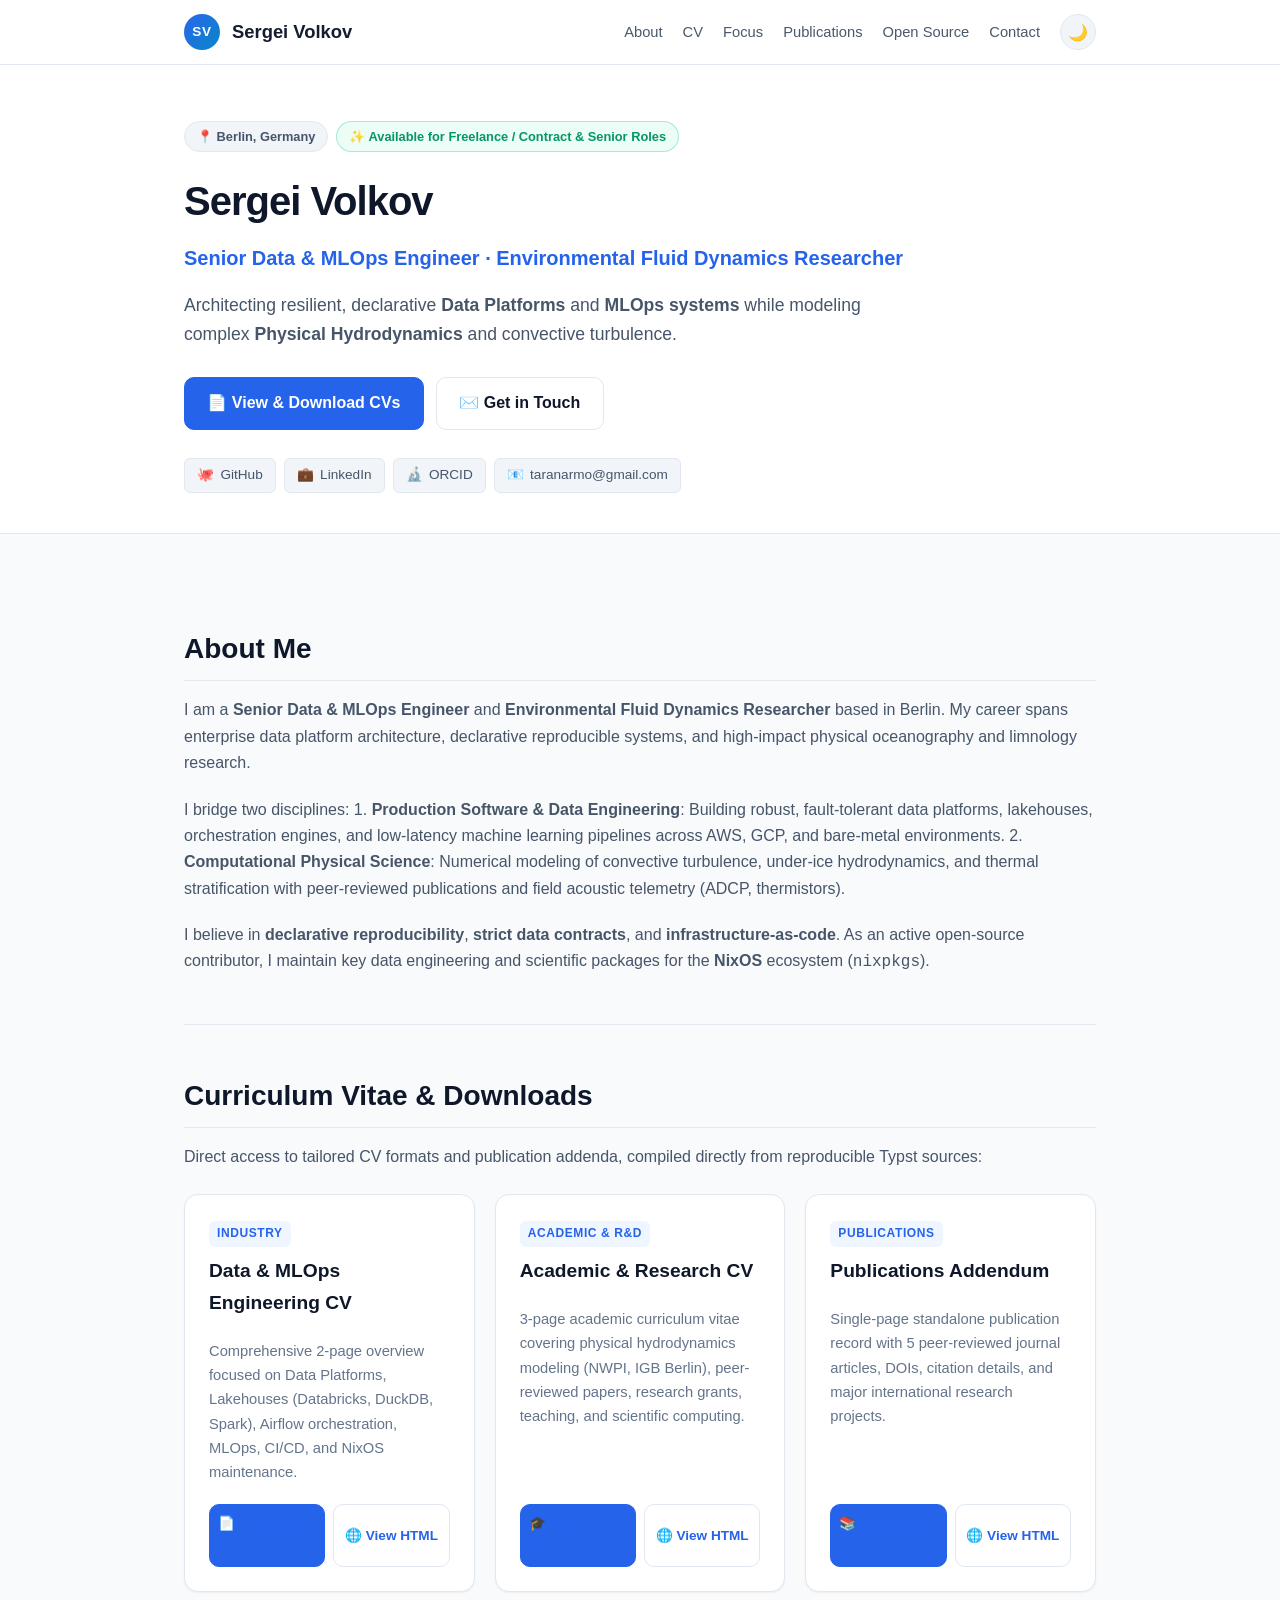
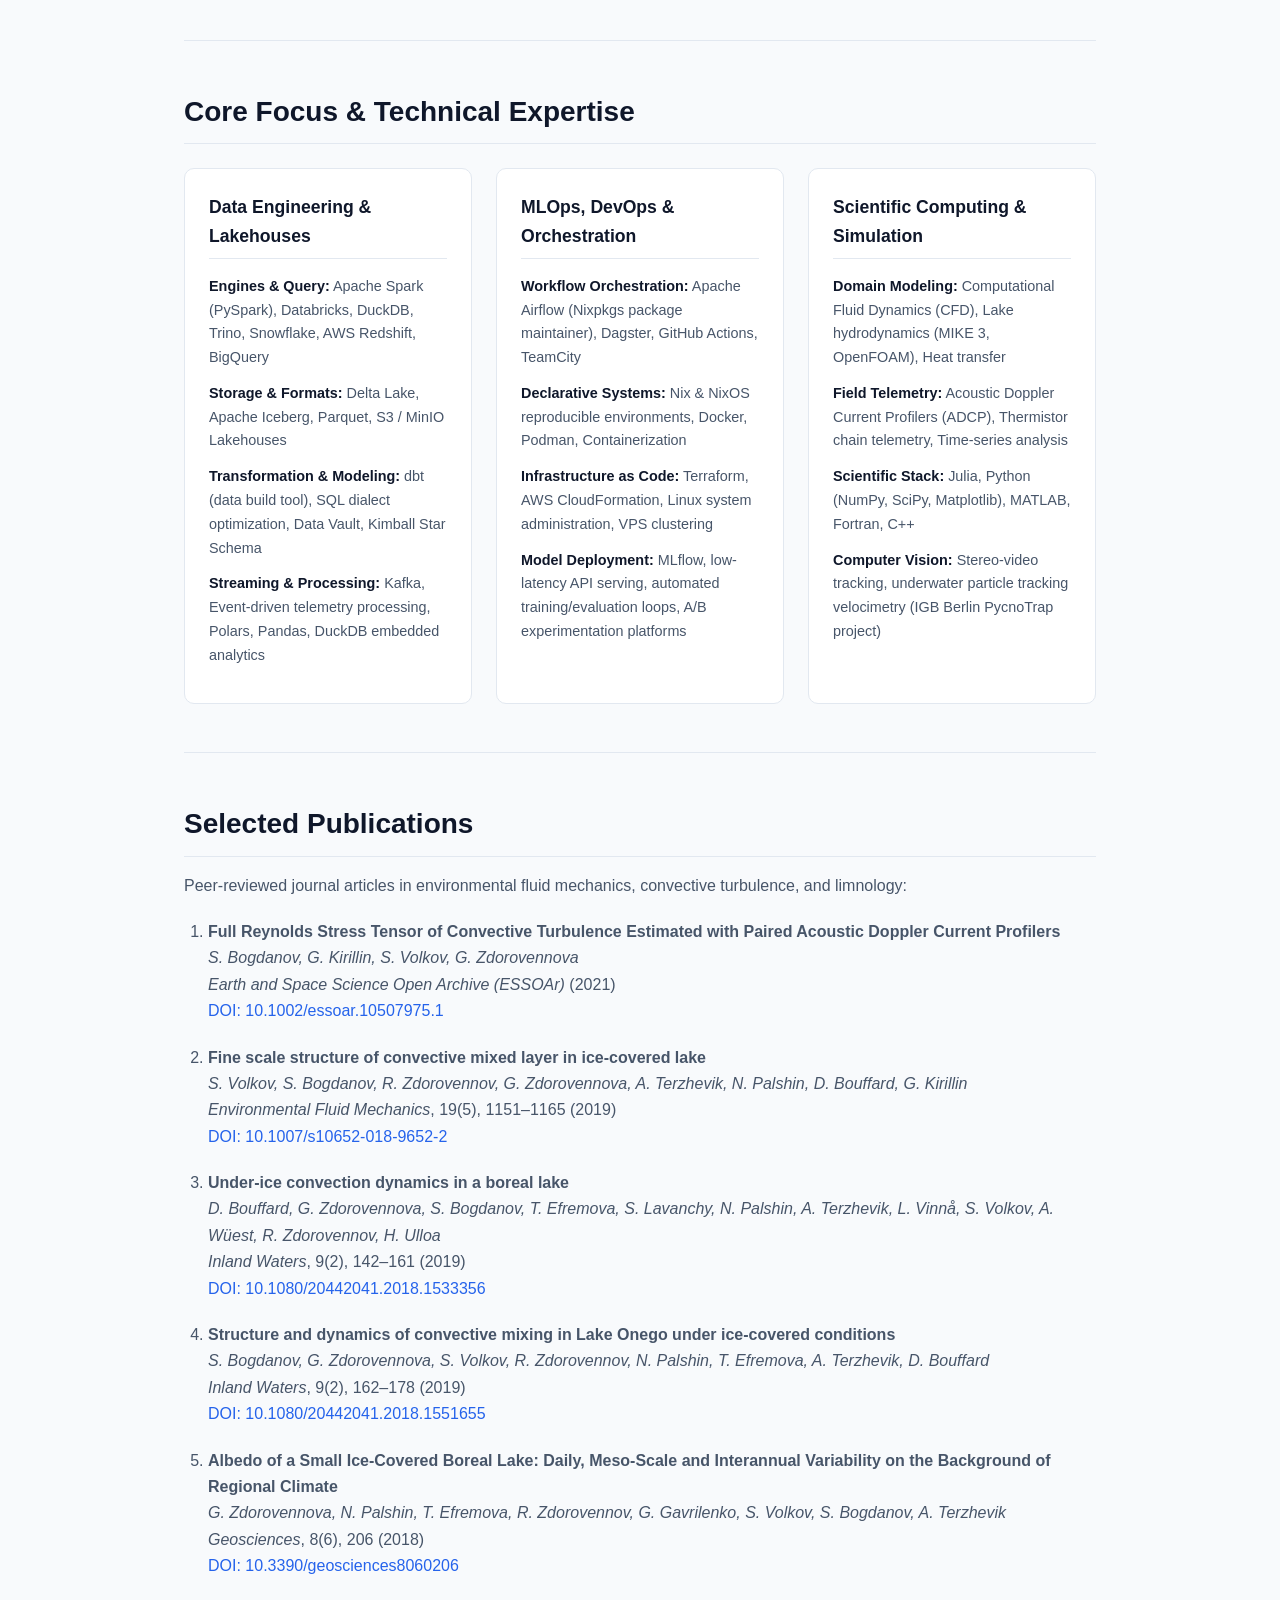
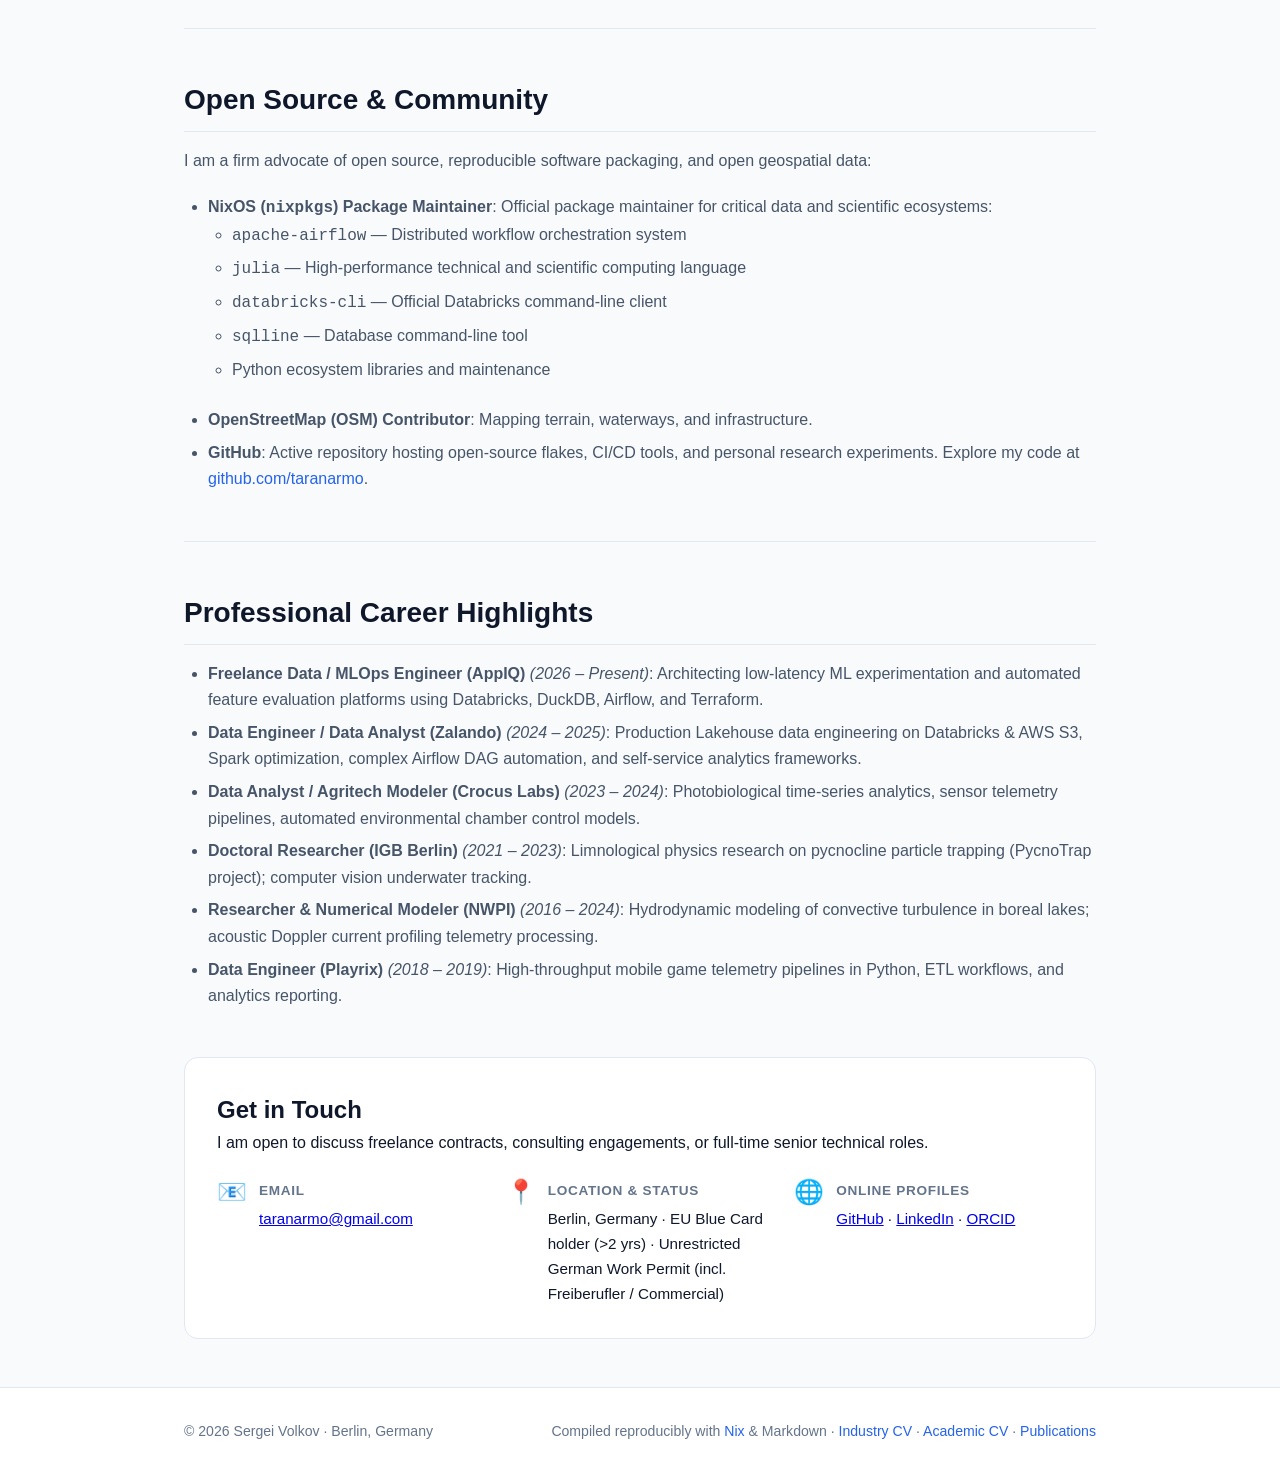
<file: index.html>
<!DOCTYPE html>
<html lang="en">
<head>
  <meta charset="utf-8" />
  <meta name="viewport" content="width=device-width, initial-scale=1.0" />
  <title>Sergei Volkov — Senior Data & MLOps Engineer · Environmental Fluid Dynamics Researcher</title>
  <meta name="description" content="Sergei Volkov — Senior Data & MLOps Engineer · Environmental Fluid Dynamics Researcher. Data platforms, MLOps, NixOS, and environmental fluid dynamics research." />
  <meta name="author" content="Sergei Volkov" />

  <!-- Open Graph / Meta -->
  <meta property="og:title" content="Sergei Volkov — Senior Data & MLOps Engineer · Environmental Fluid Dynamics Researcher" />
  <meta property="og:description" content="Senior Data & MLOps Engineer · Environmental Fluid Dynamics Researcher based in Berlin, Germany." />
  <meta property="og:type" content="website" />
  <meta property="og:url" content="https://taranarmo.github.io/" />

  <link rel="stylesheet" href="/style.css" />
  <link rel="icon" href="data:image/svg+xml,<svg xmlns='http://www.w3.org/2000/svg' viewBox='0 0 100 100'><text y='.9em' font-size='90'>🌊</text></svg>">
</head>
<body>
  <!-- Navigation Header -->
  <header class="site-header">
    <div class="container header-container">
      <a href="/" class="brand-link">
        <span class="brand-avatar">SV</span>
        <span class="brand-name">Sergei Volkov</span>
      </a>
      <nav class="site-nav">
        <a href="#about-me">About</a>
        <a href="#curriculum-vitae-downloads">CV</a>
        <a href="#core-focus-technical-expertise">Focus</a>
        <a href="#selected-publications">Publications</a>
        <a href="#open-source-community">Open Source</a>
        <a href="#contact">Contact</a>
        <button id="theme-toggle" class="theme-toggle" aria-label="Toggle dark/light mode" title="Toggle theme">
          <span class="theme-icon light-icon">☀️</span>
          <span class="theme-icon dark-icon">🌙</span>
        </button>
      </nav>
    </div>
  </header>

  <!-- Hero Section -->
  <section class="hero-section">
    <div class="container hero-container">
      <div class="hero-content">
        <div class="status-badge-row">
          <span class="badge badge-accent">📍 Berlin, Germany</span>
          
          <span class="badge badge-success">✨ Available for Freelance / Contract & Senior Roles</span>
          
        </div>
        <h1 class="hero-title">Sergei Volkov</h1>
        <p class="hero-role">Senior Data & MLOps Engineer · Environmental Fluid Dynamics Researcher</p>
        <p class="hero-summary">
          Architecting resilient, declarative <strong>Data Platforms</strong> and <strong>MLOps systems</strong> while modeling complex <strong>Physical Hydrodynamics</strong> and convective turbulence.
        </p>

        <div class="hero-actions">
          <a href="#curriculum-vitae-downloads" class="btn btn-primary btn-large">📄 View & Download CVs</a>
          <a href="mailto:taranarmo@gmail.com" class="btn btn-secondary btn-large">✉️ Get in Touch</a>
        </div>

        <div class="social-chips">
          
          <a href="https://github.com/taranarmo" target="_blank" rel="noopener noreferrer" class="chip">
            <span class="chip-icon">🐙</span> GitHub
          </a>
          
          
          <a href="https://www.linkedin.com/in/taranarmo" target="_blank" rel="noopener noreferrer" class="chip">
            <span class="chip-icon">💼</span> LinkedIn
          </a>
          
          
          <a href="https://orcid.org/0000-0002-5385-1541" target="_blank" rel="noopener noreferrer" class="chip">
            <span class="chip-icon">🔬</span> ORCID
          </a>
          
          
          <a href="mailto:taranarmo@gmail.com" class="chip">
            <span class="chip-icon">📧</span> taranarmo@gmail.com
          </a>
          
          
        </div>
      </div>
    </div>
  </section>

  <!-- Main Content Container (Rendered from Markdown) -->
  <main class="main-content">
    <div class="container">
      <article class="prose">
        <h2 id="about-me">About Me</h2>
<p>I am a <strong>Senior Data &amp; MLOps Engineer</strong> and <strong>Environmental Fluid Dynamics Researcher</strong> based in Berlin. My career spans enterprise data platform architecture, declarative reproducible systems, and high-impact physical oceanography and limnology research.</p>
<p>I bridge two disciplines:
1. <strong>Production Software &amp; Data Engineering</strong>: Building robust, fault-tolerant data platforms, lakehouses, orchestration engines, and low-latency machine learning pipelines across AWS, GCP, and bare-metal environments.
2. <strong>Computational Physical Science</strong>: Numerical modeling of convective turbulence, under-ice hydrodynamics, and thermal stratification with peer-reviewed publications and field acoustic telemetry (ADCP, thermistors).</p>
<p>I believe in <strong>declarative reproducibility</strong>, <strong>strict data contracts</strong>, and <strong>infrastructure-as-code</strong>. As an active open-source contributor, I maintain key data engineering and scientific packages for the <strong>NixOS</strong> ecosystem (<code>nixpkgs</code>).</p>
<hr />
<h2 id="curriculum-vitae-downloads">Curriculum Vitae &amp; Downloads</h2>
<p>Direct access to tailored CV formats and publication addenda, compiled directly from reproducible Typst sources:</p>
<div class="cv-grid">
  <div class="cv-card">
    <div class="cv-card-header">
      <span class="cv-badge">Industry</span>
      <h3>Data & MLOps Engineering CV</h3>
    </div>
    <p>Comprehensive 2-page overview focused on Data Platforms, Lakehouses (Databricks, DuckDB, Spark), Airflow orchestration, MLOps, CI/CD, and NixOS maintenance.</p>
    <div class="cv-card-actions">
      <a href="/cv/cv.pdf" class="btn btn-primary" download>📄 Download PDF</a>
      <a href="/cv/cv.html" class="btn btn-secondary">🌐 View HTML</a>
    </div>
  </div>

  <div class="cv-card">
    <div class="cv-card-header">
      <span class="cv-badge">Academic & R&D</span>
      <h3>Academic & Research CV</h3>
    </div>
    <p>3-page academic curriculum vitae covering physical hydrodynamics modeling (NWPI, IGB Berlin), peer-reviewed papers, research grants, teaching, and scientific computing.</p>
    <div class="cv-card-actions">
      <a href="/cv/academic_cv.pdf" class="btn btn-primary" download>🎓 Download PDF</a>
      <a href="/cv/academic_cv.html" class="btn btn-secondary">🌐 View HTML</a>
    </div>
  </div>

  <div class="cv-card">
    <div class="cv-card-header">
      <span class="cv-badge">Publications</span>
      <h3>Publications Addendum</h3>
    </div>
    <p>Single-page standalone publication record with 5 peer-reviewed journal articles, DOIs, citation details, and major international research projects.</p>
    <div class="cv-card-actions">
      <a href="/cv/publications.pdf" class="btn btn-primary" download>📚 Download PDF</a>
      <a href="/cv/publications.html" class="btn btn-secondary">🌐 View HTML</a>
    </div>
  </div>
</div>

<hr />
<h2 id="core-focus-technical-expertise">Core Focus &amp; Technical Expertise</h2>
<div class="skills-grid">
  <div class="skill-group">
    <h3>Data Engineering & Lakehouses</h3>
    <ul>
      <li><strong>Engines & Query:</strong> Apache Spark (PySpark), Databricks, DuckDB, Trino, Snowflake, AWS Redshift, BigQuery</li>
      <li><strong>Storage & Formats:</strong> Delta Lake, Apache Iceberg, Parquet, S3 / MinIO Lakehouses</li>
      <li><strong>Transformation & Modeling:</strong> dbt (data build tool), SQL dialect optimization, Data Vault, Kimball Star Schema</li>
      <li><strong>Streaming & Processing:</strong> Kafka, Event-driven telemetry processing, Polars, Pandas, DuckDB embedded analytics</li>
    </ul>
  </div>

  <div class="skill-group">
    <h3>MLOps, DevOps & Orchestration</h3>
    <ul>
      <li><strong>Workflow Orchestration:</strong> Apache Airflow (Nixpkgs package maintainer), Dagster, GitHub Actions, TeamCity</li>
      <li><strong>Declarative Systems:</strong> Nix & NixOS reproducible environments, Docker, Podman, Containerization</li>
      <li><strong>Infrastructure as Code:</strong> Terraform, AWS CloudFormation, Linux system administration, VPS clustering</li>
      <li><strong>Model Deployment:</strong> MLflow, low-latency API serving, automated training/evaluation loops, A/B experimentation platforms</li>
    </ul>
  </div>

  <div class="skill-group">
    <h3>Scientific Computing & Simulation</h3>
    <ul>
      <li><strong>Domain Modeling:</strong> Computational Fluid Dynamics (CFD), Lake hydrodynamics (MIKE 3, OpenFOAM), Heat transfer</li>
      <li><strong>Field Telemetry:</strong> Acoustic Doppler Current Profilers (ADCP), Thermistor chain telemetry, Time-series analysis</li>
      <li><strong>Scientific Stack:</strong> Julia, Python (NumPy, SciPy, Matplotlib), MATLAB, Fortran, C++</li>
      <li><strong>Computer Vision:</strong> Stereo-video tracking, underwater particle tracking velocimetry (IGB Berlin PycnoTrap project)</li>
    </ul>
  </div>
</div>

<hr />
<h2 id="selected-publications">Selected Publications</h2>
<p>Peer-reviewed journal articles in environmental fluid mechanics, convective turbulence, and limnology:</p>
<ol>
<li>
<p><strong>Full Reynolds Stress Tensor of Convective Turbulence Estimated with Paired Acoustic Doppler Current Profilers</strong><br />
<em>S. Bogdanov, G. Kirillin, S. Volkov, G. Zdorovennova</em><br />
<em>Earth and Space Science Open Archive (ESSOAr)</em> (2021)<br />
<a href="https://doi.org/10.1002/essoar.10507975.1">DOI: 10.1002/essoar.10507975.1</a></p>
</li>
<li>
<p><strong>Fine scale structure of convective mixed layer in ice-covered lake</strong><br />
<em>S. Volkov, S. Bogdanov, R. Zdorovennov, G. Zdorovennova, A. Terzhevik, N. Palshin, D. Bouffard, G. Kirillin</em><br />
<em>Environmental Fluid Mechanics</em>, 19(5), 1151–1165 (2019)<br />
<a href="https://doi.org/10.1007/s10652-018-9652-2">DOI: 10.1007/s10652-018-9652-2</a></p>
</li>
<li>
<p><strong>Under-ice convection dynamics in a boreal lake</strong><br />
<em>D. Bouffard, G. Zdorovennova, S. Bogdanov, T. Efremova, S. Lavanchy, N. Palshin, A. Terzhevik, L. Vinnå, S. Volkov, A. Wüest, R. Zdorovennov, H. Ulloa</em><br />
<em>Inland Waters</em>, 9(2), 142–161 (2019)<br />
<a href="https://doi.org/10.1080/20442041.2018.1533356">DOI: 10.1080/20442041.2018.1533356</a></p>
</li>
<li>
<p><strong>Structure and dynamics of convective mixing in Lake Onego under ice-covered conditions</strong><br />
<em>S. Bogdanov, G. Zdorovennova, S. Volkov, R. Zdorovennov, N. Palshin, T. Efremova, A. Terzhevik, D. Bouffard</em><br />
<em>Inland Waters</em>, 9(2), 162–178 (2019)<br />
<a href="https://doi.org/10.1080/20442041.2018.1551655">DOI: 10.1080/20442041.2018.1551655</a></p>
</li>
<li>
<p><strong>Albedo of a Small Ice-Covered Boreal Lake: Daily, Meso-Scale and Interannual Variability on the Background of Regional Climate</strong><br />
<em>G. Zdorovennova, N. Palshin, T. Efremova, R. Zdorovennov, G. Gavrilenko, S. Volkov, S. Bogdanov, A. Terzhevik</em><br />
<em>Geosciences</em>, 8(6), 206 (2018)<br />
<a href="https://doi.org/10.3390/geosciences8060206">DOI: 10.3390/geosciences8060206</a></p>
</li>
</ol>
<hr />
<h2 id="open-source-community">Open Source &amp; Community</h2>
<p>I am a firm advocate of open source, reproducible software packaging, and open geospatial data:</p>
<ul>
<li><strong>NixOS (<code>nixpkgs</code>) Package Maintainer</strong>: Official package maintainer for critical data and scientific ecosystems:<ul>
<li><code>apache-airflow</code> — Distributed workflow orchestration system</li>
<li><code>julia</code> — High-performance technical and scientific computing language</li>
<li><code>databricks-cli</code> — Official Databricks command-line client</li>
<li><code>sqlline</code> — Database command-line tool</li>
<li>Python ecosystem libraries and maintenance</li>
</ul>
</li>
<li><strong>OpenStreetMap (OSM) Contributor</strong>: Mapping terrain, waterways, and infrastructure.</li>
<li><strong>GitHub</strong>: Active repository hosting open-source flakes, CI/CD tools, and personal research experiments. Explore my code at <a href="https://github.com/taranarmo">github.com/taranarmo</a>.</li>
</ul>
<hr />
<h2 id="professional-career-highlights">Professional Career Highlights</h2>
<ul>
<li><strong>Freelance Data / MLOps Engineer (AppIQ)</strong> <em>(2026 – Present)</em>: Architecting low-latency ML experimentation and automated feature evaluation platforms using Databricks, DuckDB, Airflow, and Terraform.</li>
<li><strong>Data Engineer / Data Analyst (Zalando)</strong> <em>(2024 – 2025)</em>: Production Lakehouse data engineering on Databricks &amp; AWS S3, Spark optimization, complex Airflow DAG automation, and self-service analytics frameworks.</li>
<li><strong>Data Analyst / Agritech Modeler (Crocus Labs)</strong> <em>(2023 – 2024)</em>: Photobiological time-series analytics, sensor telemetry pipelines, automated environmental chamber control models.</li>
<li><strong>Doctoral Researcher (IGB Berlin)</strong> <em>(2021 – 2023)</em>: Limnological physics research on pycnocline particle trapping (PycnoTrap project); computer vision underwater tracking.</li>
<li><strong>Researcher &amp; Numerical Modeler (NWPI)</strong> <em>(2016 – 2024)</em>: Hydrodynamic modeling of convective turbulence in boreal lakes; acoustic Doppler current profiling telemetry processing.</li>
<li><strong>Data Engineer (Playrix)</strong> <em>(2018 – 2019)</em>: High-throughput mobile game telemetry pipelines in Python, ETL workflows, and analytics reporting.</li>
</ul>
      </article>

      <!-- Contact Card Section -->
      <section id="contact" class="contact-section">
        <h2>Get in Touch</h2>
        <p>I am open to discuss freelance contracts, consulting engagements, or full-time senior technical roles.</p>
        <div class="contact-grid">
          <div class="contact-item">
            <span class="contact-icon">📧</span>
            <div>
              <strong>Email</strong>
              <p><a href="mailto:taranarmo@gmail.com">taranarmo@gmail.com</a></p>
            </div>
          </div>
          
          <div class="contact-item">
            <span class="contact-icon">📍</span>
            <div>
              <strong>Location & Status</strong>
              <p>Berlin, Germany · EU Blue Card holder (>2 yrs) · Unrestricted German Work Permit (incl. Freiberufler / Commercial)</p>
            </div>
          </div>
          <div class="contact-item">
            <span class="contact-icon">🌐</span>
            <div>
              <strong>Online Profiles</strong>
              <p>
                <a href="https://github.com/taranarmo" target="_blank" rel="noopener">GitHub</a> · 
                <a href="https://www.linkedin.com/in/taranarmo" target="_blank" rel="noopener">LinkedIn</a> · 
                <a href="https://orcid.org/0000-0002-5385-1541" target="_blank" rel="noopener">ORCID</a>
              </p>
            </div>
          </div>
        </div>
      </section>
    </div>
  </main>

  <!-- Footer -->
  <footer class="site-footer">
    <div class="container footer-container">
      <p>© 2026 Sergei Volkov · Berlin, Germany</p>
      <p class="footer-meta">
        Compiled reproducibly with <a href="https://nixos.org" target="_blank" rel="noopener">Nix</a> &amp; Markdown · 
        <a href="/cv/cv.pdf">Industry CV</a> · 
        <a href="/cv/academic_cv.pdf">Academic CV</a> · 
        <a href="/cv/publications.pdf">Publications</a>
      </p>
    </div>
  </footer>

  <!-- Theme toggle script -->
  <script>
    (function() {
      const themeToggle = document.getElementById('theme-toggle');
      const prefersDark = window.matchMedia('(prefers-color-scheme: dark)');
      
      function setTheme(theme) {
        document.documentElement.setAttribute('data-theme', theme);
        localStorage.setItem('theme', theme);
      }

      const savedTheme = localStorage.getItem('theme');
      if (savedTheme) {
        setTheme(savedTheme);
      } else if (prefersDark.matches) {
        setTheme('dark');
      }

      if (themeToggle) {
        themeToggle.addEventListener('click', () => {
          const currentTheme = document.documentElement.getAttribute('data-theme') || (prefersDark.matches ? 'dark' : 'light');
          setTheme(currentTheme === 'dark' ? 'light' : 'dark');
        });
      }
    })();
  </script>
</body>
</html>
</file>
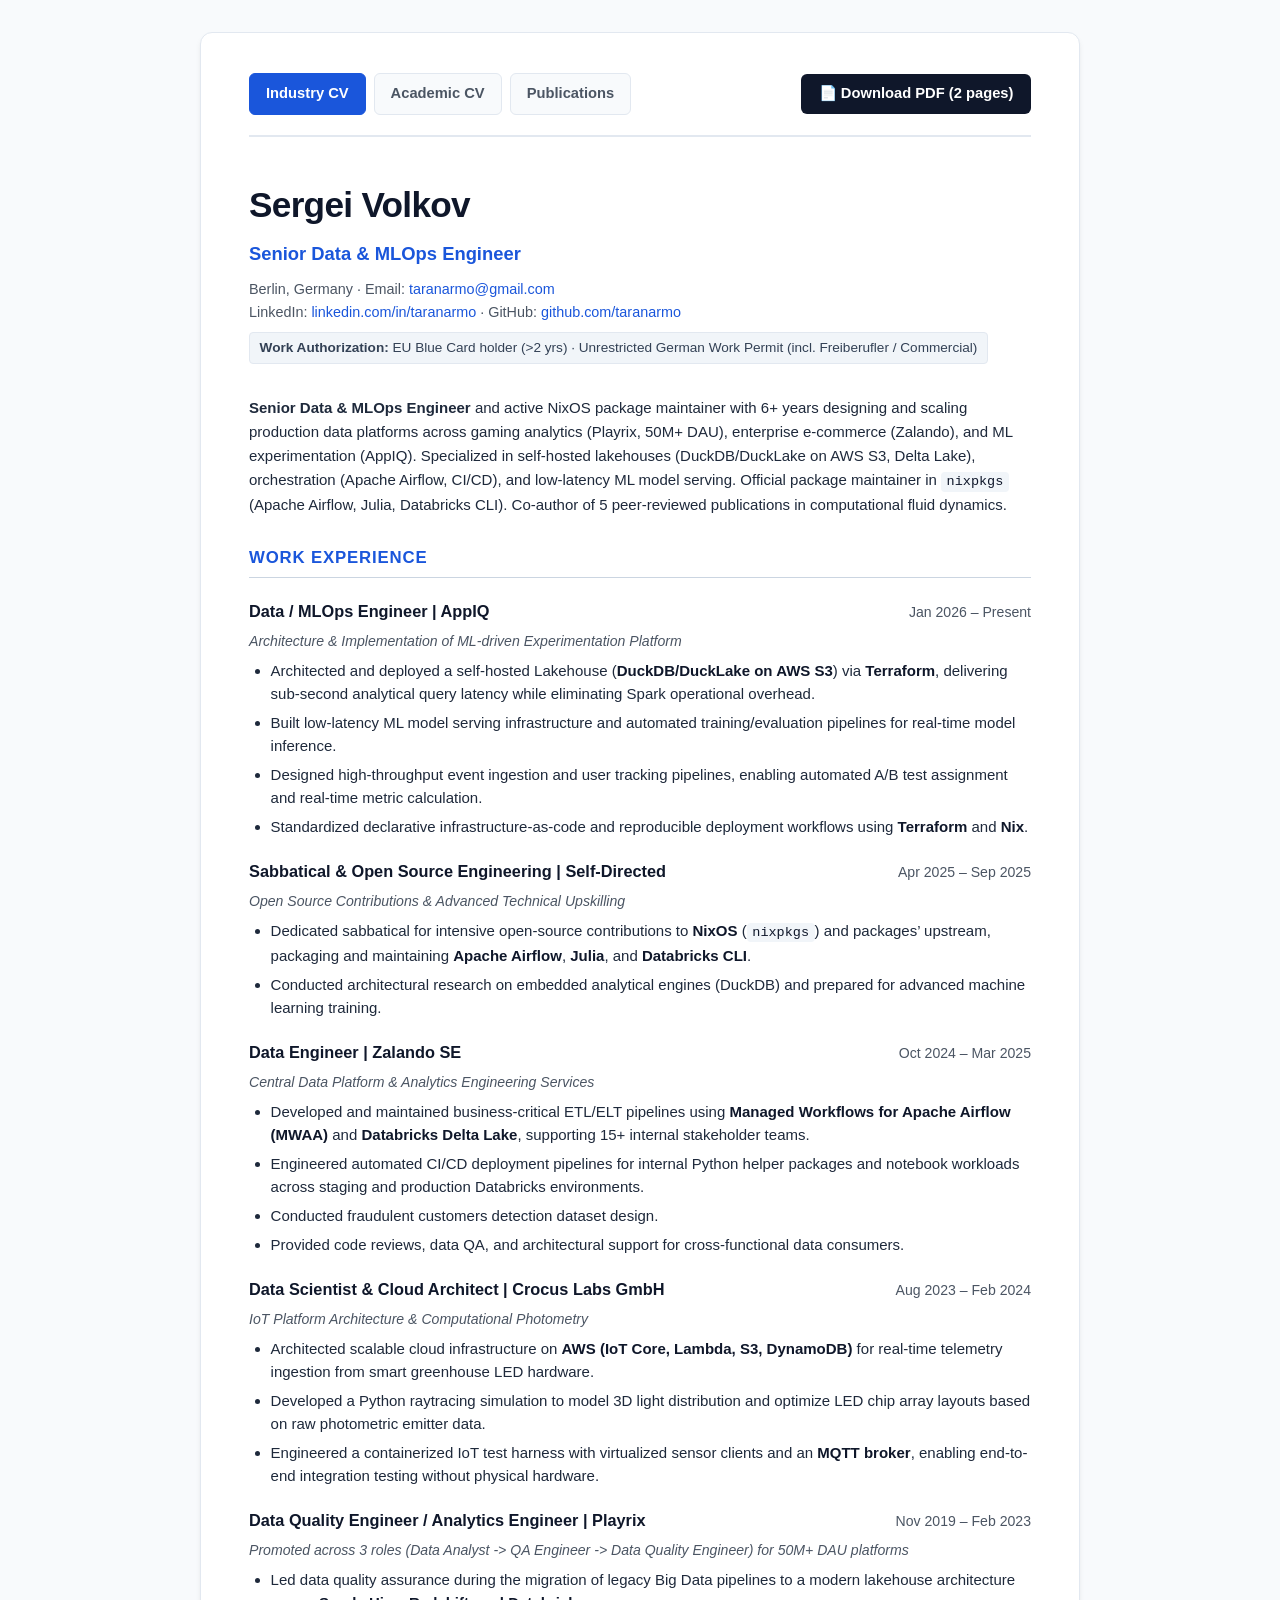
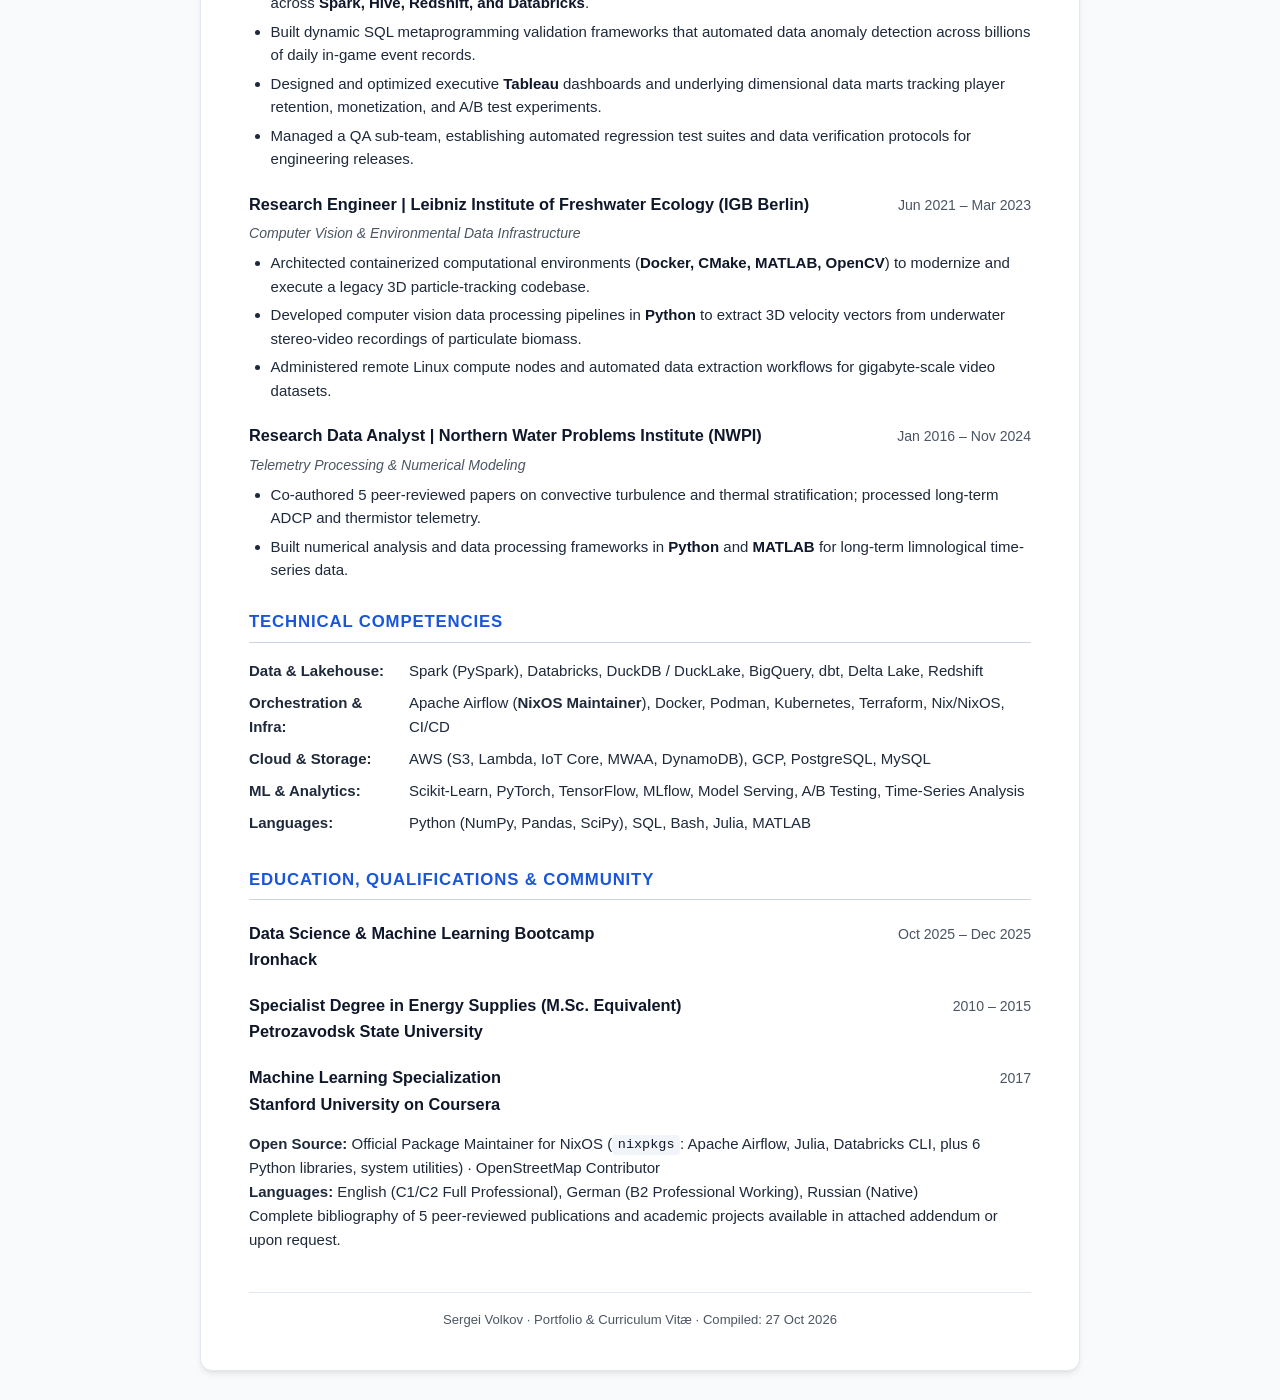
<file: cv/index.html>
<!DOCTYPE html><html lang="en"><head><meta charset="utf-8"><meta name="viewport" content="width=device-width, initial-scale=1"></head><body><link rel="stylesheet" href="style.css"><nav class="cv-nav"><div class="nav-tabs"><a class="nav-tab active" href="cv.html">Industry CV</a> <a class="nav-tab" href="academic_cv.html">Academic CV</a> <a class="nav-tab" href="publications.html">Publications</a></div><a class="nav-download" href="cv.pdf" download>📄 Download PDF (2 pages)</a></nav><div class="cv-header"><h1>Sergei Volkov</h1><div class="subtitle">Senior Data &amp; MLOps Engineer</div><div class="contact-row">Berlin, Germany · Email: <a href="mailto:taranarmo@gmail.com">taranarmo@gmail.com</a><br>LinkedIn: <a href="https://www.linkedin.com/in/taranarmo">linkedin.com/in/taranarmo</a> · GitHub: <a href="https://github.com/taranarmo">github.com/taranarmo</a></div><div class="work-auth"><strong>Work Authorization:</strong> EU Blue Card holder (>2 yrs) · Unrestricted German Work Permit (incl. Freiberufler / Commercial)</div></div><p><strong>Senior Data &amp; MLOps Engineer</strong> and active NixOS package maintainer with 6+ years designing and scaling production data platforms across gaming analytics (Playrix, 50M+ DAU), enterprise e-commerce (Zalando), and ML experimentation (AppIQ). Specialized in self-hosted lakehouses (DuckDB/DuckLake on AWS S3, Delta Lake), orchestration (Apache Airflow, CI/CD), and low-latency ML model serving. Official package maintainer in <code>nixpkgs</code> (Apache Airflow, Julia, Databricks CLI). Co-author of 5 peer-reviewed publications in computational fluid dynamics.</p><h3>WORK EXPERIENCE</h3><div class="item-header"><div class="item-title"><strong>Data / MLOps Engineer</strong> | <strong>AppIQ</strong></div><div class="item-period">Jan 2026 – Present</div></div><div class="item-duty">Architecture &amp; Implementation of ML-driven Experimentation Platform</div><ul><li>Architected and deployed a self-hosted Lakehouse (<strong>DuckDB/DuckLake on AWS S3</strong>) via <strong>Terraform</strong>, delivering sub-second analytical query latency while eliminating Spark operational overhead.</li><li>Built low-latency ML model serving infrastructure and automated training/evaluation pipelines for real-time model inference.</li><li>Designed high-throughput event ingestion and user tracking pipelines, enabling automated A/B test assignment and real-time metric calculation.</li><li>Standardized declarative infrastructure-as-code and reproducible deployment workflows using <strong>Terraform</strong> and <strong>Nix</strong>.</li></ul><div class="item-header"><div class="item-title"><strong>Sabbatical &amp; Open Source Engineering</strong> | <strong>Self-Directed</strong></div><div class="item-period">Apr 2025 – Sep 2025</div></div><div class="item-duty">Open Source Contributions &amp; Advanced Technical Upskilling</div><ul><li>Dedicated sabbatical for intensive open-source contributions to <strong>NixOS</strong> (<code>nixpkgs</code>) and packages’ upstream, packaging and maintaining <strong>Apache Airflow</strong>, <strong>Julia</strong>, and <strong>Databricks CLI</strong>.</li><li>Conducted architectural research on embedded analytical engines (DuckDB) and prepared for advanced machine learning training.</li></ul><div class="item-header"><div class="item-title"><strong>Data Engineer</strong> | <strong>Zalando SE</strong></div><div class="item-period">Oct 2024 – Mar 2025</div></div><div class="item-duty">Central Data Platform &amp; Analytics Engineering Services</div><ul><li>Developed and maintained business-critical ETL/ELT pipelines using <strong>Managed Workflows for Apache Airflow (MWAA)</strong> and <strong>Databricks Delta Lake</strong>, supporting 15+ internal stakeholder teams.</li><li>Engineered automated CI/CD deployment pipelines for internal Python helper packages and notebook workloads across staging and production Databricks environments.</li><li>Conducted fraudulent customers detection dataset design.</li><li>Provided code reviews, data QA, and architectural support for cross-functional data consumers.</li></ul><div class="item-header"><div class="item-title"><strong>Data Scientist &amp; Cloud Architect</strong> | <strong>Crocus Labs GmbH</strong></div><div class="item-period">Aug 2023 – Feb 2024</div></div><div class="item-duty">IoT Platform Architecture &amp; Computational Photometry</div><ul><li>Architected scalable cloud infrastructure on <strong>AWS (IoT Core, Lambda, S3, DynamoDB)</strong> for real-time telemetry ingestion from smart greenhouse LED hardware.</li><li>Developed a Python raytracing simulation to model 3D light distribution and optimize LED chip array layouts based on raw photometric emitter data.</li><li>Engineered a containerized IoT test harness with virtualized sensor clients and an <strong>MQTT broker</strong>, enabling end-to-end integration testing without physical hardware.</li></ul><div class="item-header"><div class="item-title"><strong>Data Quality Engineer / Analytics Engineer</strong> | <strong>Playrix</strong></div><div class="item-period">Nov 2019 – Feb 2023</div></div><div class="item-duty">Promoted across 3 roles (Data Analyst -> QA Engineer -> Data Quality Engineer) for 50M+ DAU platforms</div><ul><li>Led data quality assurance during the migration of legacy Big Data pipelines to a modern lakehouse architecture across <strong>Spark, Hive, Redshift, and Databricks</strong>.</li><li>Built dynamic SQL metaprogramming validation frameworks that automated data anomaly detection across billions of daily in-game event records.</li><li>Designed and optimized executive <strong>Tableau</strong> dashboards and underlying dimensional data marts tracking player retention, monetization, and A/B test experiments.</li><li>Managed a QA sub-team, establishing automated regression test suites and data verification protocols for engineering releases.</li></ul><div class="item-header"><div class="item-title"><strong>Research Engineer</strong> | <strong>Leibniz Institute of Freshwater Ecology (IGB Berlin)</strong></div><div class="item-period">Jun 2021 – Mar 2023</div></div><div class="item-duty">Computer Vision &amp; Environmental Data Infrastructure</div><ul><li>Architected containerized computational environments (<strong>Docker, CMake, MATLAB, OpenCV</strong>) to modernize and execute a legacy 3D particle-tracking codebase.</li><li>Developed computer vision data processing pipelines in <strong>Python</strong> to extract 3D velocity vectors from underwater stereo-video recordings of particulate biomass.</li><li>Administered remote Linux compute nodes and automated data extraction workflows for gigabyte-scale video datasets.</li></ul><div class="item-header"><div class="item-title"><strong>Research Data Analyst</strong> | <strong>Northern Water Problems Institute (NWPI)</strong></div><div class="item-period">Jan 2016 – Nov 2024</div></div><div class="item-duty">Telemetry Processing &amp; Numerical Modeling</div><ul><li>Co-authored 5 peer-reviewed papers on convective turbulence and thermal stratification; processed long-term ADCP and thermistor telemetry.</li><li>Built numerical analysis and data processing frameworks in <strong>Python</strong> and <strong>MATLAB</strong> for long-term limnological time-series data.</li></ul><h3>TECHNICAL COMPETENCIES</h3><table><tr><td><strong>Data &amp; Lakehouse:</strong></td><td>Spark (PySpark), Databricks, DuckDB / DuckLake, BigQuery, dbt, Delta Lake, Redshift</td></tr><tr><td><strong>Orchestration &amp; Infra:</strong></td><td>Apache Airflow (<strong>NixOS Maintainer</strong>), Docker, Podman, Kubernetes, Terraform, Nix/NixOS, CI/CD</td></tr><tr><td><strong>Cloud &amp; Storage:</strong></td><td>AWS (S3, Lambda, IoT Core, MWAA, DynamoDB), GCP, PostgreSQL, MySQL</td></tr><tr><td><strong>ML &amp; Analytics:</strong></td><td>Scikit-Learn, PyTorch, TensorFlow, MLflow, Model Serving, A/B Testing, Time-Series Analysis</td></tr><tr><td><strong>Languages:</strong></td><td>Python (NumPy, Pandas, SciPy), SQL, Bash, Julia, MATLAB</td></tr></table><h3>EDUCATION, QUALIFICATIONS &amp; COMMUNITY</h3><div class="item-header"><div class="item-title"><strong>Data Science &amp; Machine Learning Bootcamp</strong><br>Ironhack</div><div class="item-period">Oct 2025 – Dec 2025</div></div><div class="item-header"><div class="item-title"><strong>Specialist Degree in Energy Supplies (M.Sc. Equivalent)</strong><br>Petrozavodsk State University</div><div class="item-period">2010 – 2015</div></div><div class="item-header"><div class="item-title"><strong>Machine Learning Specialization</strong><br>Stanford University on Coursera</div><div class="item-period">2017</div></div><p><strong>Open Source:</strong> Official Package Maintainer for NixOS (<code>nixpkgs</code>: Apache Airflow, Julia, Databricks CLI, plus 6 Python libraries, system utilities) · OpenStreetMap Contributor<br><strong>Languages:</strong> English (C1/C2 Full Professional), German (B2 Professional Working), Russian (Native)<br>Complete bibliography of 5 peer-reviewed publications and academic projects available in attached addendum or upon request.</p><footer class="build-info">Sergei Volkov · Portfolio &amp; Curriculum Vitæ · Compiled: 27 Oct 2026</footer></body></html>
</file>
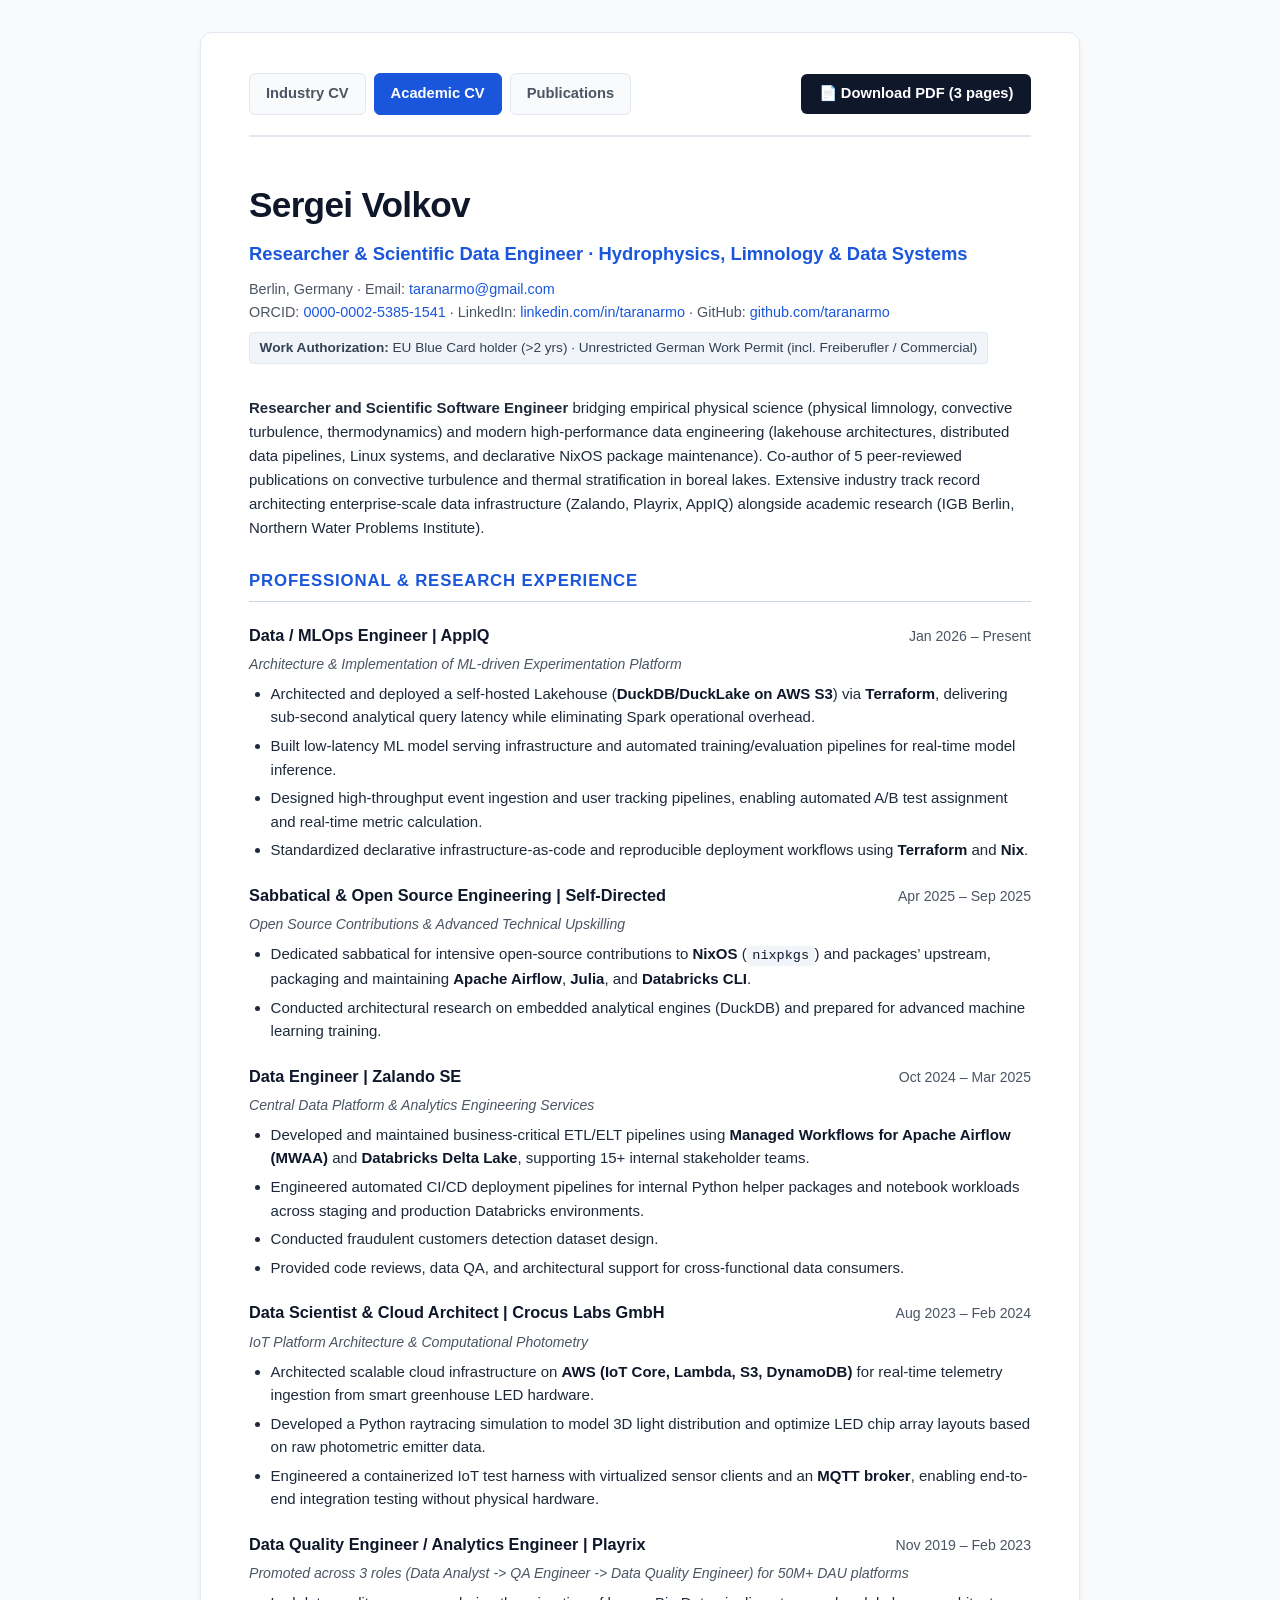
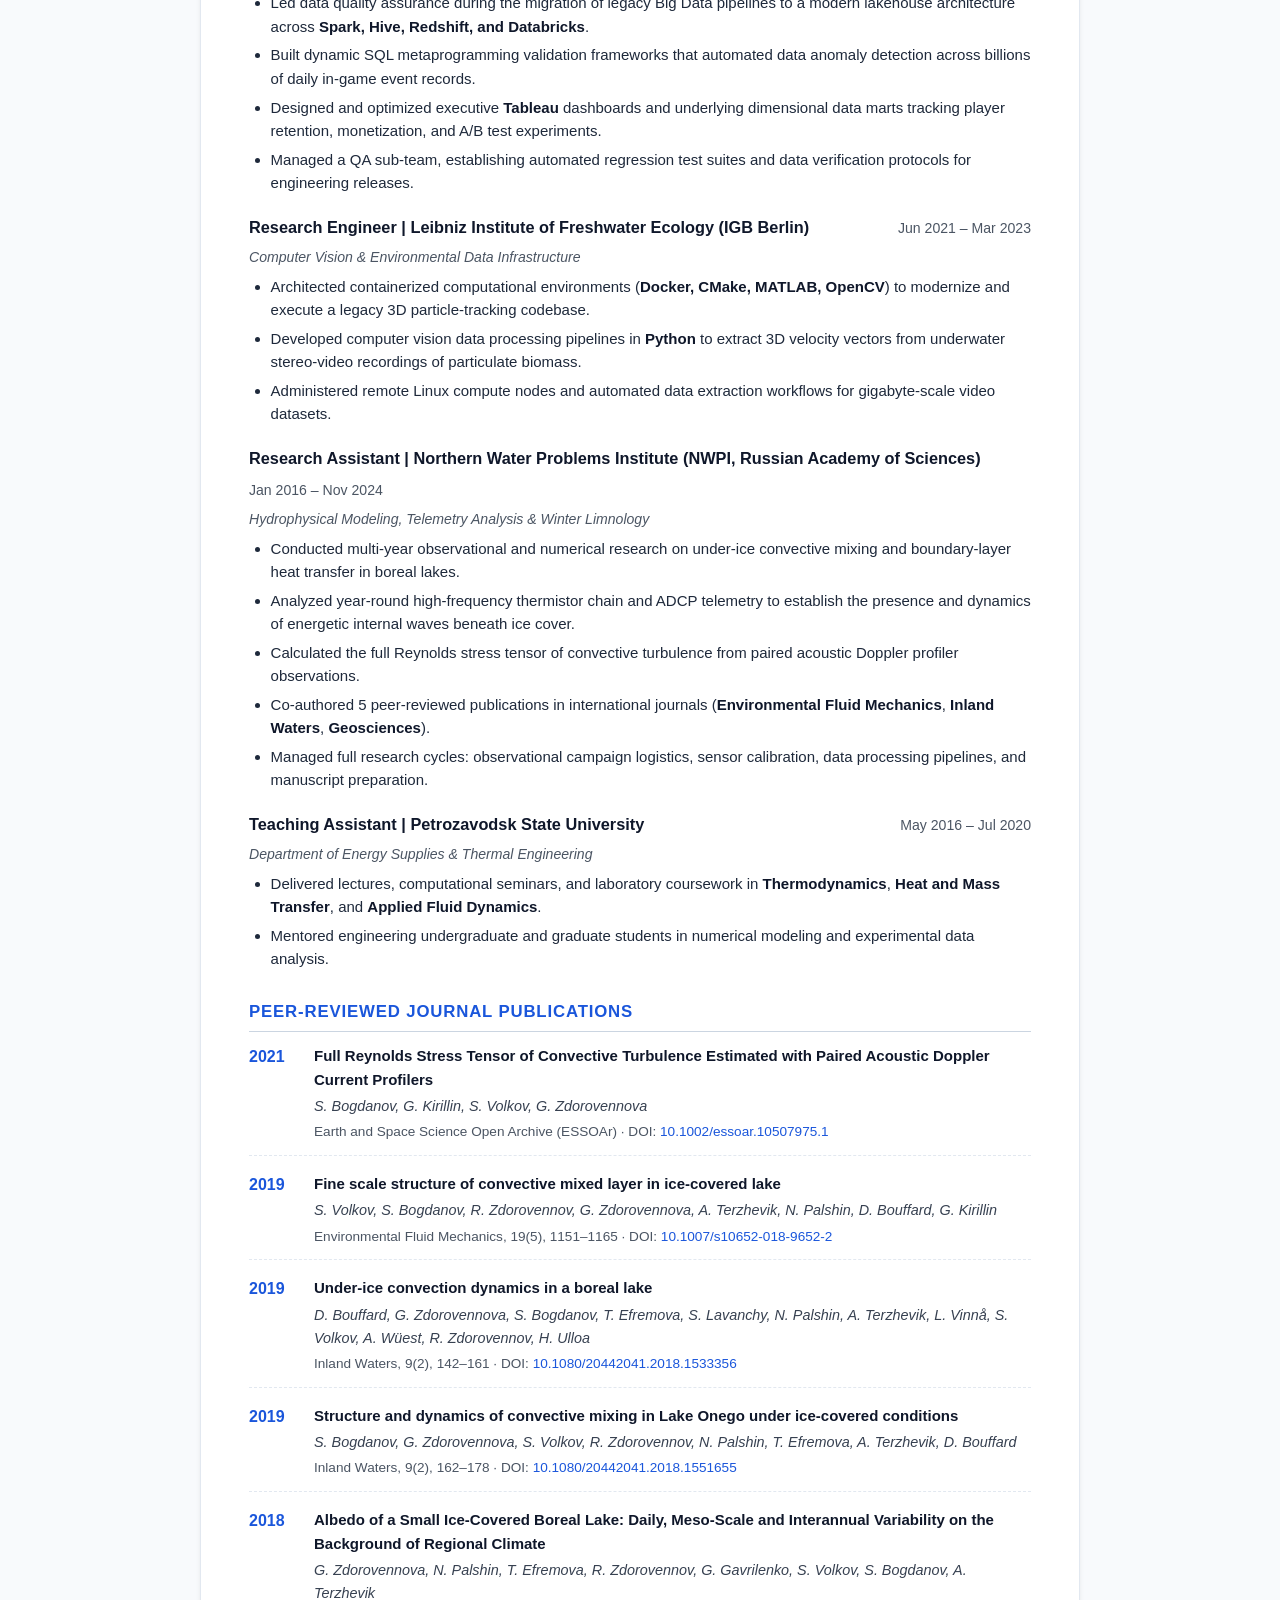
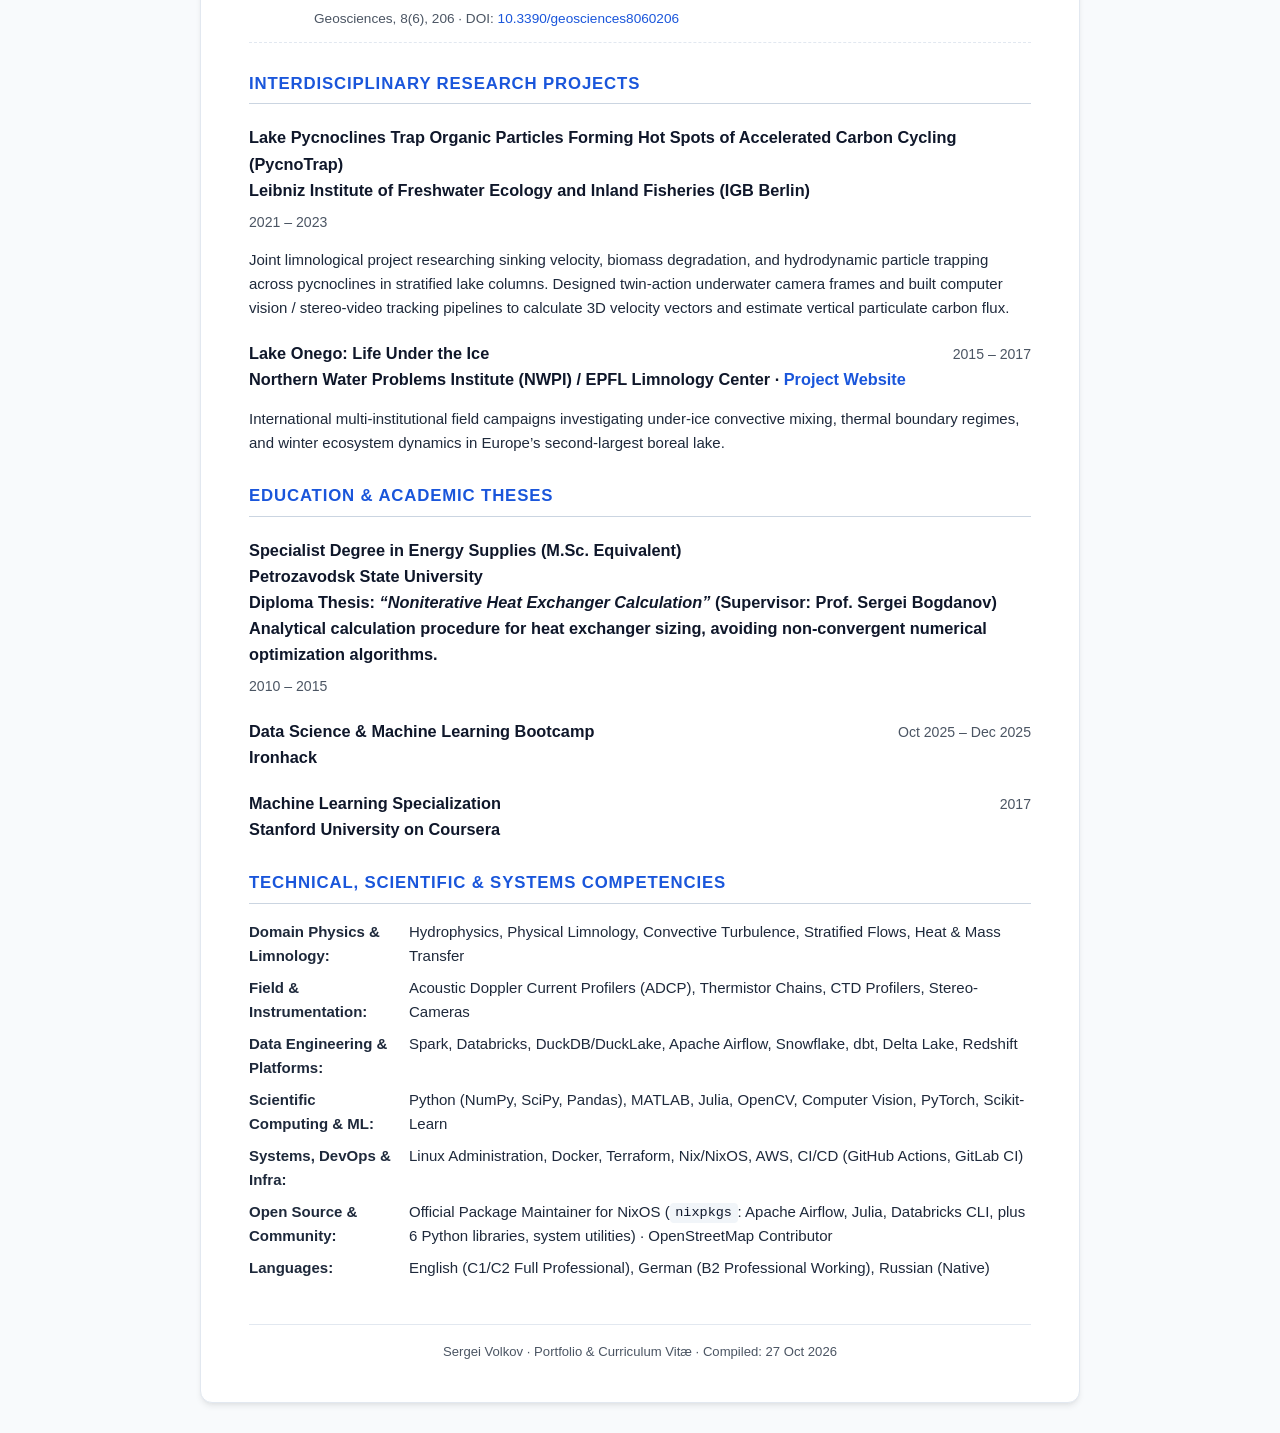
<file: cv/academic_cv.html>
<!DOCTYPE html><html lang="en"><head><meta charset="utf-8"><meta name="viewport" content="width=device-width, initial-scale=1"></head><body><link rel="stylesheet" href="style.css"><nav class="cv-nav"><div class="nav-tabs"><a class="nav-tab" href="cv.html">Industry CV</a> <a class="nav-tab active" href="academic_cv.html">Academic CV</a> <a class="nav-tab" href="publications.html">Publications</a></div><a class="nav-download" href="academic_cv.pdf" download>📄 Download PDF (3 pages)</a></nav><div class="cv-header"><h1>Sergei Volkov</h1><div class="subtitle">Researcher &amp; Scientific Data Engineer · Hydrophysics, Limnology &amp; Data Systems</div><div class="contact-row">Berlin, Germany · Email: <a href="mailto:taranarmo@gmail.com">taranarmo@gmail.com</a><br>ORCID: <a href="https://orcid.org/0000-0002-5385-1541">0000-0002-5385-1541</a> · LinkedIn: <a href="https://www.linkedin.com/in/taranarmo">linkedin.com/in/taranarmo</a> · GitHub: <a href="https://github.com/taranarmo">github.com/taranarmo</a></div><div class="work-auth"><strong>Work Authorization:</strong> EU Blue Card holder (>2 yrs) · Unrestricted German Work Permit (incl. Freiberufler / Commercial)</div></div><p><strong>Researcher and Scientific Software Engineer</strong> bridging empirical physical science (physical limnology, convective turbulence, thermodynamics) and modern high-performance data engineering (lakehouse architectures, distributed data pipelines, Linux systems, and declarative NixOS package maintenance). Co-author of 5 peer-reviewed publications on convective turbulence and thermal stratification in boreal lakes. Extensive industry track record architecting enterprise-scale data infrastructure (Zalando, Playrix, AppIQ) alongside academic research (IGB Berlin, Northern Water Problems Institute).</p><h3>PROFESSIONAL &amp; RESEARCH EXPERIENCE</h3><div class="item-header"><div class="item-title"><strong>Data / MLOps Engineer</strong> | <strong>AppIQ</strong></div><div class="item-period">Jan 2026 – Present</div></div><div class="item-duty">Architecture &amp; Implementation of ML-driven Experimentation Platform</div><ul><li>Architected and deployed a self-hosted Lakehouse (<strong>DuckDB/DuckLake on AWS S3</strong>) via <strong>Terraform</strong>, delivering sub-second analytical query latency while eliminating Spark operational overhead.</li><li>Built low-latency ML model serving infrastructure and automated training/evaluation pipelines for real-time model inference.</li><li>Designed high-throughput event ingestion and user tracking pipelines, enabling automated A/B test assignment and real-time metric calculation.</li><li>Standardized declarative infrastructure-as-code and reproducible deployment workflows using <strong>Terraform</strong> and <strong>Nix</strong>.</li></ul><div class="item-header"><div class="item-title"><strong>Sabbatical &amp; Open Source Engineering</strong> | <strong>Self-Directed</strong></div><div class="item-period">Apr 2025 – Sep 2025</div></div><div class="item-duty">Open Source Contributions &amp; Advanced Technical Upskilling</div><ul><li>Dedicated sabbatical for intensive open-source contributions to <strong>NixOS</strong> (<code>nixpkgs</code>) and packages’ upstream, packaging and maintaining <strong>Apache Airflow</strong>, <strong>Julia</strong>, and <strong>Databricks CLI</strong>.</li><li>Conducted architectural research on embedded analytical engines (DuckDB) and prepared for advanced machine learning training.</li></ul><div class="item-header"><div class="item-title"><strong>Data Engineer</strong> | <strong>Zalando SE</strong></div><div class="item-period">Oct 2024 – Mar 2025</div></div><div class="item-duty">Central Data Platform &amp; Analytics Engineering Services</div><ul><li>Developed and maintained business-critical ETL/ELT pipelines using <strong>Managed Workflows for Apache Airflow (MWAA)</strong> and <strong>Databricks Delta Lake</strong>, supporting 15+ internal stakeholder teams.</li><li>Engineered automated CI/CD deployment pipelines for internal Python helper packages and notebook workloads across staging and production Databricks environments.</li><li>Conducted fraudulent customers detection dataset design.</li><li>Provided code reviews, data QA, and architectural support for cross-functional data consumers.</li></ul><div class="item-header"><div class="item-title"><strong>Data Scientist &amp; Cloud Architect</strong> | <strong>Crocus Labs GmbH</strong></div><div class="item-period">Aug 2023 – Feb 2024</div></div><div class="item-duty">IoT Platform Architecture &amp; Computational Photometry</div><ul><li>Architected scalable cloud infrastructure on <strong>AWS (IoT Core, Lambda, S3, DynamoDB)</strong> for real-time telemetry ingestion from smart greenhouse LED hardware.</li><li>Developed a Python raytracing simulation to model 3D light distribution and optimize LED chip array layouts based on raw photometric emitter data.</li><li>Engineered a containerized IoT test harness with virtualized sensor clients and an <strong>MQTT broker</strong>, enabling end-to-end integration testing without physical hardware.</li></ul><div class="item-header"><div class="item-title"><strong>Data Quality Engineer / Analytics Engineer</strong> | <strong>Playrix</strong></div><div class="item-period">Nov 2019 – Feb 2023</div></div><div class="item-duty">Promoted across 3 roles (Data Analyst -> QA Engineer -> Data Quality Engineer) for 50M+ DAU platforms</div><ul><li>Led data quality assurance during the migration of legacy Big Data pipelines to a modern lakehouse architecture across <strong>Spark, Hive, Redshift, and Databricks</strong>.</li><li>Built dynamic SQL metaprogramming validation frameworks that automated data anomaly detection across billions of daily in-game event records.</li><li>Designed and optimized executive <strong>Tableau</strong> dashboards and underlying dimensional data marts tracking player retention, monetization, and A/B test experiments.</li><li>Managed a QA sub-team, establishing automated regression test suites and data verification protocols for engineering releases.</li></ul><div class="item-header"><div class="item-title"><strong>Research Engineer</strong> | <strong>Leibniz Institute of Freshwater Ecology (IGB Berlin)</strong></div><div class="item-period">Jun 2021 – Mar 2023</div></div><div class="item-duty">Computer Vision &amp; Environmental Data Infrastructure</div><ul><li>Architected containerized computational environments (<strong>Docker, CMake, MATLAB, OpenCV</strong>) to modernize and execute a legacy 3D particle-tracking codebase.</li><li>Developed computer vision data processing pipelines in <strong>Python</strong> to extract 3D velocity vectors from underwater stereo-video recordings of particulate biomass.</li><li>Administered remote Linux compute nodes and automated data extraction workflows for gigabyte-scale video datasets.</li></ul><div class="item-header"><div class="item-title"><strong>Research Assistant</strong> | <strong>Northern Water Problems Institute (NWPI, Russian Academy of Sciences)</strong></div><div class="item-period">Jan 2016 – Nov 2024</div></div><div class="item-duty">Hydrophysical Modeling, Telemetry Analysis &amp; Winter Limnology</div><ul><li>Conducted multi-year observational and numerical research on under-ice convective mixing and boundary-layer heat transfer in boreal lakes.</li><li>Analyzed year-round high-frequency thermistor chain and ADCP telemetry to establish the presence and dynamics of energetic internal waves beneath ice cover.</li><li>Calculated the full Reynolds stress tensor of convective turbulence from paired acoustic Doppler profiler observations.</li><li>Co-authored 5 peer-reviewed publications in international journals (<strong>Environmental Fluid Mechanics</strong>, <strong>Inland Waters</strong>, <strong>Geosciences</strong>).</li><li>Managed full research cycles: observational campaign logistics, sensor calibration, data processing pipelines, and manuscript preparation.</li></ul><div class="item-header"><div class="item-title"><strong>Teaching Assistant</strong> | <strong>Petrozavodsk State University</strong></div><div class="item-period">May 2016 – Jul 2020</div></div><div class="item-duty">Department of Energy Supplies &amp; Thermal Engineering</div><ul><li>Delivered lectures, computational seminars, and laboratory coursework in <strong>Thermodynamics</strong>, <strong>Heat and Mass Transfer</strong>, and <strong>Applied Fluid Dynamics</strong>.</li><li>Mentored engineering undergraduate and graduate students in numerical modeling and experimental data analysis.</li></ul><h3>PEER-REVIEWED JOURNAL PUBLICATIONS</h3><div class="pub-item"><div class="pub-year">2021</div><div class="pub-body"><div class="pub-title">Full Reynolds Stress Tensor of Convective Turbulence Estimated with Paired Acoustic Doppler Current Profilers</div><div class="pub-authors">S. Bogdanov, G. Kirillin, S. Volkov, G. Zdorovennova</div><div class="pub-meta">Earth and Space Science Open Archive (ESSOAr) · DOI: <a href="https://doi.org/10.1002/essoar.10507975.1">10.1002/essoar.10507975.1</a></div></div></div><div class="pub-item"><div class="pub-year">2019</div><div class="pub-body"><div class="pub-title">Fine scale structure of convective mixed layer in ice-covered lake</div><div class="pub-authors">S. Volkov, S. Bogdanov, R. Zdorovennov, G. Zdorovennova, A. Terzhevik, N. Palshin, D. Bouffard, G. Kirillin</div><div class="pub-meta">Environmental Fluid Mechanics, 19(5), 1151–1165 · DOI: <a href="https://doi.org/10.1007/s10652-018-9652-2">10.1007/s10652-018-9652-2</a></div></div></div><div class="pub-item"><div class="pub-year">2019</div><div class="pub-body"><div class="pub-title">Under-ice convection dynamics in a boreal lake</div><div class="pub-authors">D. Bouffard, G. Zdorovennova, S. Bogdanov, T. Efremova, S. Lavanchy, N. Palshin, A. Terzhevik, L. Vinnå, S. Volkov, A. Wüest, R. Zdorovennov, H. Ulloa</div><div class="pub-meta">Inland Waters, 9(2), 142–161 · DOI: <a href="https://doi.org/10.1080/20442041.2018.1533356">10.1080/20442041.2018.1533356</a></div></div></div><div class="pub-item"><div class="pub-year">2019</div><div class="pub-body"><div class="pub-title">Structure and dynamics of convective mixing in Lake Onego under ice-covered conditions</div><div class="pub-authors">S. Bogdanov, G. Zdorovennova, S. Volkov, R. Zdorovennov, N. Palshin, T. Efremova, A. Terzhevik, D. Bouffard</div><div class="pub-meta">Inland Waters, 9(2), 162–178 · DOI: <a href="https://doi.org/10.1080/20442041.2018.1551655">10.1080/20442041.2018.1551655</a></div></div></div><div class="pub-item"><div class="pub-year">2018</div><div class="pub-body"><div class="pub-title">Albedo of a Small Ice-Covered Boreal Lake: Daily, Meso-Scale and Interannual Variability on the Background of Regional Climate</div><div class="pub-authors">G. Zdorovennova, N. Palshin, T. Efremova, R. Zdorovennov, G. Gavrilenko, S. Volkov, S. Bogdanov, A. Terzhevik</div><div class="pub-meta">Geosciences, 8(6), 206 · DOI: <a href="https://doi.org/10.3390/geosciences8060206">10.3390/geosciences8060206</a></div></div></div><h3>INTERDISCIPLINARY RESEARCH PROJECTS</h3><div class="item-header"><div class="item-title"><strong>Lake Pycnoclines Trap Organic Particles Forming Hot Spots of Accelerated Carbon Cycling (PycnoTrap)</strong><br>Leibniz Institute of Freshwater Ecology and Inland Fisheries (IGB Berlin)</div><div class="item-period">2021 – 2023</div></div><p>Joint limnological project researching sinking velocity, biomass degradation, and hydrodynamic particle trapping across pycnoclines in stratified lake columns. Designed twin-action underwater camera frames and built computer vision / stereo-video tracking pipelines to calculate 3D velocity vectors and estimate vertical particulate carbon flux.</p><div class="item-header"><div class="item-title"><strong>Lake Onego: Life Under the Ice</strong><br>Northern Water Problems Institute (NWPI) / EPFL Limnology Center · <a href="https://www.epfl.ch/research/domains/limnc/projects/onego/">Project Website</a></div><div class="item-period">2015 – 2017</div></div><p>International multi-institutional field campaigns investigating under-ice convective mixing, thermal boundary regimes, and winter ecosystem dynamics in Europe’s second-largest boreal lake.</p><h3>EDUCATION &amp; ACADEMIC THESES</h3><div class="item-header"><div class="item-title"><strong>Specialist Degree in Energy Supplies (M.Sc. Equivalent)</strong><br>Petrozavodsk State University<br><strong>Diploma Thesis:</strong> <em>“Noniterative Heat Exchanger Calculation”</em> (Supervisor: Prof. Sergei Bogdanov)<br>Analytical calculation procedure for heat exchanger sizing, avoiding non-convergent numerical optimization algorithms.</div><div class="item-period">2010 – 2015</div></div><div class="item-header"><div class="item-title"><strong>Data Science &amp; Machine Learning Bootcamp</strong><br>Ironhack</div><div class="item-period">Oct 2025 – Dec 2025</div></div><div class="item-header"><div class="item-title"><strong>Machine Learning Specialization</strong><br>Stanford University on Coursera</div><div class="item-period">2017</div></div><h3>TECHNICAL, SCIENTIFIC &amp; SYSTEMS COMPETENCIES</h3><table><tr><td><strong>Domain Physics &amp; Limnology:</strong></td><td>Hydrophysics, Physical Limnology, Convective Turbulence, Stratified Flows, Heat &amp; Mass Transfer</td></tr><tr><td><strong>Field &amp; Instrumentation:</strong></td><td>Acoustic Doppler Current Profilers (ADCP), Thermistor Chains, CTD Profilers, Stereo-Cameras</td></tr><tr><td><strong>Data Engineering &amp; Platforms:</strong></td><td>Spark, Databricks, DuckDB/DuckLake, Apache Airflow, Snowflake, dbt, Delta Lake, Redshift</td></tr><tr><td><strong>Scientific Computing &amp; ML:</strong></td><td>Python (NumPy, SciPy, Pandas), MATLAB, Julia, OpenCV, Computer Vision, PyTorch, Scikit-Learn</td></tr><tr><td><strong>Systems, DevOps &amp; Infra:</strong></td><td>Linux Administration, Docker, Terraform, Nix/NixOS, AWS, CI/CD (GitHub Actions, GitLab CI)</td></tr><tr><td><strong>Open Source &amp; Community:</strong></td><td>Official Package Maintainer for NixOS (<code>nixpkgs</code>: Apache Airflow, Julia, Databricks CLI, plus 6 Python libraries, system utilities) · OpenStreetMap Contributor</td></tr><tr><td><strong>Languages:</strong></td><td>English (C1/C2 Full Professional), German (B2 Professional Working), Russian (Native)</td></tr></table><footer class="build-info">Sergei Volkov · Portfolio &amp; Curriculum Vitæ · Compiled: 27 Oct 2026</footer></body></html>
</file>
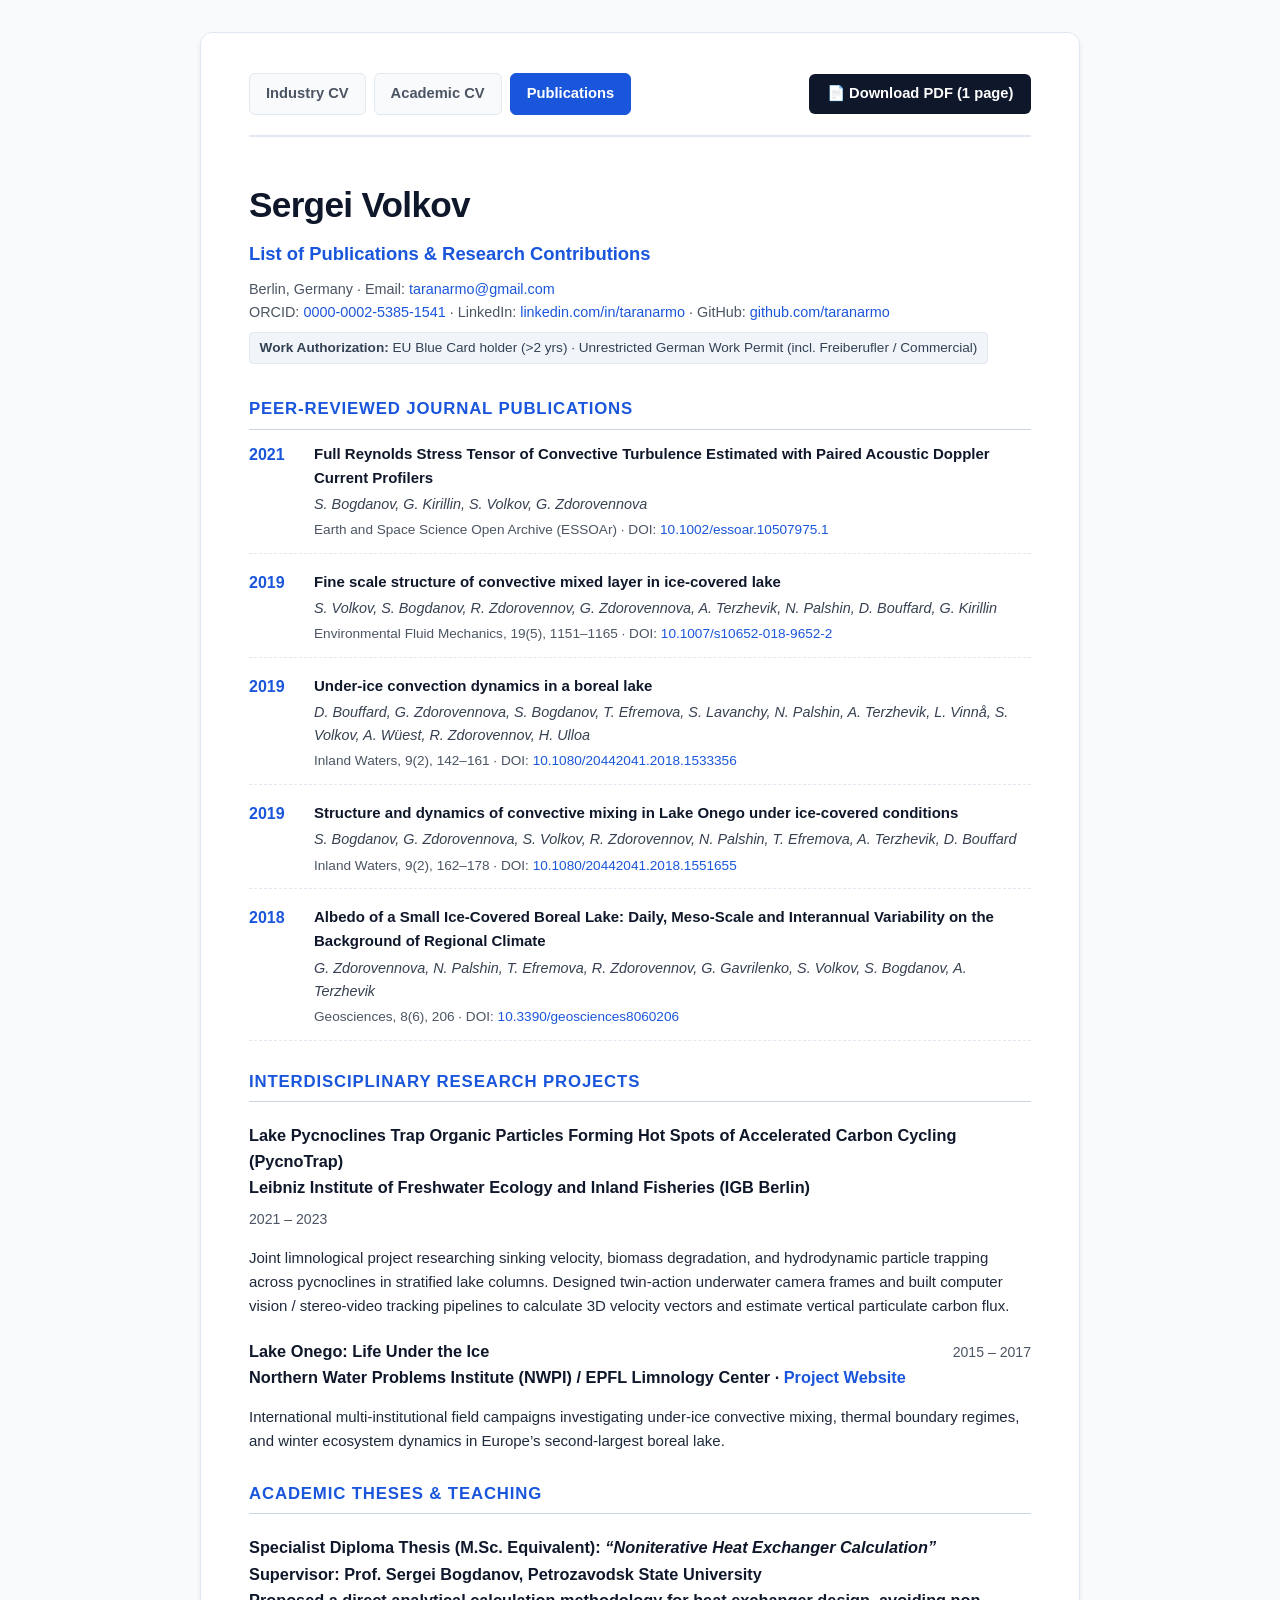
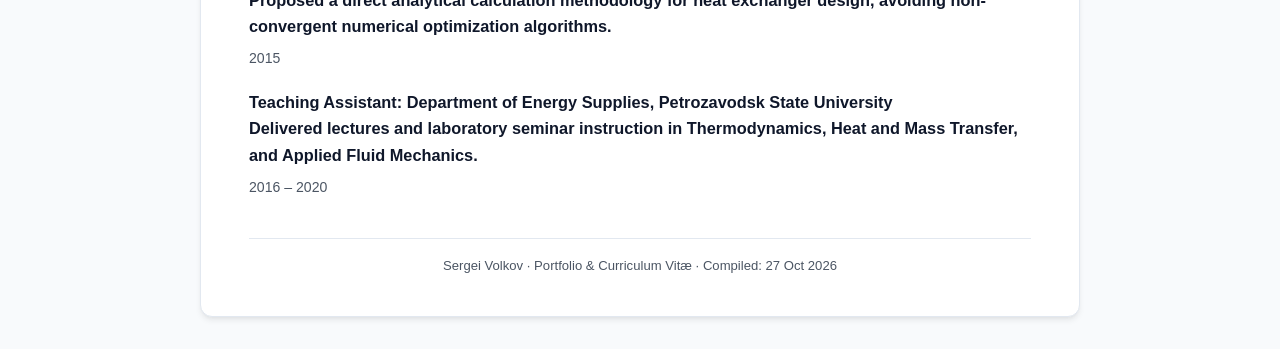
<file: cv/publications.html>
<!DOCTYPE html><html lang="en"><head><meta charset="utf-8"><meta name="viewport" content="width=device-width, initial-scale=1"></head><body><link rel="stylesheet" href="style.css"><nav class="cv-nav"><div class="nav-tabs"><a class="nav-tab" href="cv.html">Industry CV</a> <a class="nav-tab" href="academic_cv.html">Academic CV</a> <a class="nav-tab active" href="publications.html">Publications</a></div><a class="nav-download" href="publications.pdf" download>📄 Download PDF (1 page)</a></nav><div class="cv-header"><h1>Sergei Volkov</h1><div class="subtitle">List of Publications &amp; Research Contributions</div><div class="contact-row">Berlin, Germany · Email: <a href="mailto:taranarmo@gmail.com">taranarmo@gmail.com</a><br>ORCID: <a href="https://orcid.org/0000-0002-5385-1541">0000-0002-5385-1541</a> · LinkedIn: <a href="https://www.linkedin.com/in/taranarmo">linkedin.com/in/taranarmo</a> · GitHub: <a href="https://github.com/taranarmo">github.com/taranarmo</a></div><div class="work-auth"><strong>Work Authorization:</strong> EU Blue Card holder (>2 yrs) · Unrestricted German Work Permit (incl. Freiberufler / Commercial)</div></div><h3>PEER-REVIEWED JOURNAL PUBLICATIONS</h3><div class="pub-item"><div class="pub-year">2021</div><div class="pub-body"><div class="pub-title">Full Reynolds Stress Tensor of Convective Turbulence Estimated with Paired Acoustic Doppler Current Profilers</div><div class="pub-authors">S. Bogdanov, G. Kirillin, S. Volkov, G. Zdorovennova</div><div class="pub-meta">Earth and Space Science Open Archive (ESSOAr) · DOI: <a href="https://doi.org/10.1002/essoar.10507975.1">10.1002/essoar.10507975.1</a></div></div></div><div class="pub-item"><div class="pub-year">2019</div><div class="pub-body"><div class="pub-title">Fine scale structure of convective mixed layer in ice-covered lake</div><div class="pub-authors">S. Volkov, S. Bogdanov, R. Zdorovennov, G. Zdorovennova, A. Terzhevik, N. Palshin, D. Bouffard, G. Kirillin</div><div class="pub-meta">Environmental Fluid Mechanics, 19(5), 1151–1165 · DOI: <a href="https://doi.org/10.1007/s10652-018-9652-2">10.1007/s10652-018-9652-2</a></div></div></div><div class="pub-item"><div class="pub-year">2019</div><div class="pub-body"><div class="pub-title">Under-ice convection dynamics in a boreal lake</div><div class="pub-authors">D. Bouffard, G. Zdorovennova, S. Bogdanov, T. Efremova, S. Lavanchy, N. Palshin, A. Terzhevik, L. Vinnå, S. Volkov, A. Wüest, R. Zdorovennov, H. Ulloa</div><div class="pub-meta">Inland Waters, 9(2), 142–161 · DOI: <a href="https://doi.org/10.1080/20442041.2018.1533356">10.1080/20442041.2018.1533356</a></div></div></div><div class="pub-item"><div class="pub-year">2019</div><div class="pub-body"><div class="pub-title">Structure and dynamics of convective mixing in Lake Onego under ice-covered conditions</div><div class="pub-authors">S. Bogdanov, G. Zdorovennova, S. Volkov, R. Zdorovennov, N. Palshin, T. Efremova, A. Terzhevik, D. Bouffard</div><div class="pub-meta">Inland Waters, 9(2), 162–178 · DOI: <a href="https://doi.org/10.1080/20442041.2018.1551655">10.1080/20442041.2018.1551655</a></div></div></div><div class="pub-item"><div class="pub-year">2018</div><div class="pub-body"><div class="pub-title">Albedo of a Small Ice-Covered Boreal Lake: Daily, Meso-Scale and Interannual Variability on the Background of Regional Climate</div><div class="pub-authors">G. Zdorovennova, N. Palshin, T. Efremova, R. Zdorovennov, G. Gavrilenko, S. Volkov, S. Bogdanov, A. Terzhevik</div><div class="pub-meta">Geosciences, 8(6), 206 · DOI: <a href="https://doi.org/10.3390/geosciences8060206">10.3390/geosciences8060206</a></div></div></div><h3>INTERDISCIPLINARY RESEARCH PROJECTS</h3><div class="item-header"><div class="item-title"><strong>Lake Pycnoclines Trap Organic Particles Forming Hot Spots of Accelerated Carbon Cycling (PycnoTrap)</strong><br>Leibniz Institute of Freshwater Ecology and Inland Fisheries (IGB Berlin)</div><div class="item-period">2021 – 2023</div></div><p>Joint limnological project researching sinking velocity, biomass degradation, and hydrodynamic particle trapping across pycnoclines in stratified lake columns. Designed twin-action underwater camera frames and built computer vision / stereo-video tracking pipelines to calculate 3D velocity vectors and estimate vertical particulate carbon flux.</p><div class="item-header"><div class="item-title"><strong>Lake Onego: Life Under the Ice</strong><br>Northern Water Problems Institute (NWPI) / EPFL Limnology Center · <a href="https://www.epfl.ch/research/domains/limnc/projects/onego/">Project Website</a></div><div class="item-period">2015 – 2017</div></div><p>International multi-institutional field campaigns investigating under-ice convective mixing, thermal boundary regimes, and winter ecosystem dynamics in Europe’s second-largest boreal lake.</p><h3>ACADEMIC THESES &amp; TEACHING</h3><div class="item-header"><div class="item-title"><strong>Specialist Diploma Thesis (M.Sc. Equivalent):</strong> <em>“Noniterative Heat Exchanger Calculation”</em><br>Supervisor: Prof. Sergei Bogdanov, Petrozavodsk State University<br>Proposed a direct analytical calculation methodology for heat exchanger design, avoiding non-convergent numerical optimization algorithms.</div><div class="item-period">2015</div></div><div class="item-header"><div class="item-title"><strong>Teaching Assistant:</strong> Department of Energy Supplies, Petrozavodsk State University<br>Delivered lectures and laboratory seminar instruction in Thermodynamics, Heat and Mass Transfer, and Applied Fluid Mechanics.</div><div class="item-period">2016 – 2020</div></div><footer class="build-info">Sergei Volkov · Portfolio &amp; Curriculum Vitæ · Compiled: 27 Oct 2026</footer></body></html>
</file>
<file: style.css>
/* Modern Minimalist & Scientific CSS for taranarmo.github.io */

:root {
  --font-sans: -apple-system, BlinkMacSystemFont, "Segoe UI", Roboto, "Helvetica Neue", Arial, sans-serif;
  --font-mono: ui-monospace, SFMono-Regular, Menlo, Monaco, Consolas, "Liberation Mono", "Courier New", monospace;

  /* Light Theme */
  --bg-primary: #f8fafc;
  --bg-surface: #ffffff;
  --bg-surface-elevated: #ffffff;
  --bg-subtle: #f1f5f9;
  --border-color: #e2e8f0;
  --border-focus: #3b82f6;

  --text-primary: #0f172a;
  --text-secondary: #475569;
  --text-muted: #64748b;

  --primary: #2563eb;
  --primary-hover: #1d4ed8;
  --primary-subtle: #eff6ff;

  --accent: #0284c7;
  --success: #059669;
  --success-bg: #ecfdf5;

  --shadow-sm: 0 1px 2px 0 rgba(0, 0, 0, 0.05);
  --shadow-md: 0 4px 6px -1px rgba(0, 0, 0, 0.1), 0 2px 4px -2px rgba(0, 0, 0, 0.1);
  --shadow-lg: 0 10px 15px -3px rgba(0, 0, 0, 0.1), 0 4px 6px -4px rgba(0, 0, 0, 0.1);

  --radius-sm: 6px;
  --radius-md: 10px;
  --radius-lg: 14px;
}

[data-theme="dark"] {
  /* Dark Theme */
  --bg-primary: #0a0f1d;
  --bg-surface: #111827;
  --bg-surface-elevated: #1f2937;
  --bg-subtle: #1e293b;
  --border-color: #334155;
  --border-focus: #60a5fa;

  --text-primary: #f8fafc;
  --text-secondary: #cbd5e1;
  --text-muted: #94a3b8;

  --primary: #3b82f6;
  --primary-hover: #60a5fa;
  --primary-subtle: rgba(59, 130, 246, 0.15);

  --accent: #38bdf8;
  --success: #10b981;
  --success-bg: rgba(16, 185, 129, 0.15);

  --shadow-sm: 0 1px 2px 0 rgba(0, 0, 0, 0.3);
  --shadow-md: 0 4px 6px -1px rgba(0, 0, 0, 0.4);
  --shadow-lg: 0 10px 15px -3px rgba(0, 0, 0, 0.5);
}

@media (prefers-color-scheme: dark) {
  :root:not([data-theme="light"]) {
    --bg-primary: #0a0f1d;
    --bg-surface: #111827;
    --bg-surface-elevated: #1f2937;
    --bg-subtle: #1e293b;
    --border-color: #334155;
    --border-focus: #60a5fa;

    --text-primary: #f8fafc;
    --text-secondary: #cbd5e1;
    --text-muted: #94a3b8;

    --primary: #3b82f6;
    --primary-hover: #60a5fa;
    --primary-subtle: rgba(59, 130, 246, 0.15);

    --accent: #38bdf8;
    --success: #10b981;
    --success-bg: rgba(16, 185, 129, 0.15);

    --shadow-sm: 0 1px 2px 0 rgba(0, 0, 0, 0.3);
    --shadow-md: 0 4px 6px -1px rgba(0, 0, 0, 0.4);
    --shadow-lg: 0 10px 15px -3px rgba(0, 0, 0, 0.5);
  }
}

*, *::before, *::after {
  box-sizing: border-box;
  margin: 0;
  padding: 0;
}

html {
  scroll-behavior: smooth;
  font-size: 16px;
}

body {
  font-family: var(--font-sans);
  background-color: var(--bg-primary);
  color: var(--text-primary);
  line-height: 1.65;
  transition: background-color 0.2s ease, color 0.2s ease;
  min-height: 100vh;
  display: flex;
  flex-direction: column;
}

.container {
  width: 100%;
  max-width: 960px;
  margin-left: auto;
  margin-right: auto;
  padding-left: 1.5rem;
  padding-right: 1.5rem;
}

/* Site Header */
.site-header {
  position: sticky;
  top: 0;
  z-index: 50;
  background-color: var(--bg-surface);
  border-bottom: 1px solid var(--border-color);
  backdrop-filter: blur(8px);
  opacity: 0.98;
}

.header-container {
  display: flex;
  align-items: center;
  justify-content: space-between;
  height: 64px;
}

.brand-link {
  display: flex;
  align-items: center;
  gap: 0.75rem;
  text-decoration: none;
  color: var(--text-primary);
  font-weight: 700;
  font-size: 1.15rem;
}

.brand-avatar {
  display: inline-flex;
  align-items: center;
  justify-content: center;
  width: 36px;
  height: 36px;
  border-radius: 50%;
  background: linear-gradient(135deg, var(--primary), var(--accent));
  color: #ffffff;
  font-weight: 800;
  font-size: 0.85rem;
  letter-spacing: 0.05em;
}

.site-nav {
  display: flex;
  align-items: center;
  gap: 1.25rem;
}

.site-nav a {
  text-decoration: none;
  color: var(--text-secondary);
  font-size: 0.92rem;
  font-weight: 500;
  transition: color 0.15s ease;
}

.site-nav a:hover {
  color: var(--primary);
}

.theme-toggle {
  background: var(--bg-subtle);
  border: 1px solid var(--border-color);
  border-radius: 50%;
  width: 36px;
  height: 36px;
  display: flex;
  align-items: center;
  justify-content: center;
  cursor: pointer;
  font-size: 1rem;
  transition: background-color 0.15s ease, border-color 0.15s ease;
}

.theme-toggle:hover {
  background-color: var(--border-color);
}

[data-theme="dark"] .light-icon {
  display: inline;
}
[data-theme="dark"] .dark-icon {
  display: none;
}
:root:not([data-theme="dark"]) .light-icon {
  display: none;
}
:root:not([data-theme="dark"]) .dark-icon {
  display: inline;
}

/* Hero Section */
.hero-section {
  padding: 3.5rem 0 2.5rem;
  background-color: var(--bg-surface);
  border-bottom: 1px solid var(--border-color);
}

.status-badge-row {
  display: flex;
  flex-wrap: wrap;
  gap: 0.5rem;
  margin-bottom: 1rem;
}

.badge {
  display: inline-flex;
  align-items: center;
  padding: 0.25rem 0.75rem;
  border-radius: 9999px;
  font-size: 0.8rem;
  font-weight: 600;
}

.badge-accent {
  background-color: var(--bg-subtle);
  color: var(--text-secondary);
  border: 1px solid var(--border-color);
}

.badge-success {
  background-color: var(--success-bg);
  color: var(--success);
  border: 1px solid rgba(16, 185, 129, 0.3);
}

.hero-title {
  font-size: 2.5rem;
  font-weight: 800;
  letter-spacing: -0.025em;
  color: var(--text-primary);
  margin-bottom: 0.5rem;
}

.hero-role {
  font-size: 1.25rem;
  font-weight: 600;
  color: var(--primary);
  margin-bottom: 1rem;
}

.hero-summary {
  font-size: 1.1rem;
  color: var(--text-secondary);
  max-width: 720px;
  margin-bottom: 1.75rem;
}

.hero-actions {
  display: flex;
  flex-wrap: wrap;
  gap: 0.75rem;
  margin-bottom: 1.75rem;
}

.social-chips {
  display: flex;
  flex-wrap: wrap;
  gap: 0.5rem;
}

.chip {
  display: inline-flex;
  align-items: center;
  gap: 0.4rem;
  background-color: var(--bg-subtle);
  border: 1px solid var(--border-color);
  color: var(--text-secondary);
  text-decoration: none;
  font-size: 0.85rem;
  font-weight: 500;
  padding: 0.35rem 0.75rem;
  border-radius: var(--radius-sm);
  transition: all 0.15s ease;
}

.chip:hover {
  background-color: var(--primary-subtle);
  color: var(--primary);
  border-color: var(--primary);
}

/* Buttons */
.btn {
  display: inline-flex;
  align-items: center;
  justify-content: center;
  gap: 0.5rem;
  text-decoration: none;
  font-size: 0.9rem;
  font-weight: 600;
  padding: 0.55rem 1.15rem;
  border-radius: var(--radius-md);
  transition: all 0.15s ease;
  cursor: pointer;
}

.btn-large {
  padding: 0.75rem 1.4rem;
  font-size: 1rem;
}

.btn-primary {
  background-color: var(--primary);
  color: #ffffff;
  border: 1px solid var(--primary);
}

.btn-primary:hover {
  background-color: var(--primary-hover);
  border-color: var(--primary-hover);
  color: #ffffff;
}

.btn-secondary {
  background-color: var(--bg-surface);
  color: var(--text-primary);
  border: 1px solid var(--border-color);
}

.btn-secondary:hover {
  background-color: var(--bg-subtle);
  border-color: var(--border-focus);
}

/* Main Content & Prose */
.main-content {
  flex: 1;
  padding: 3rem 0;
}

.prose h2 {
  font-size: 1.75rem;
  font-weight: 700;
  margin-top: 2.75rem;
  margin-bottom: 1rem;
  color: var(--text-primary);
  border-bottom: 1px solid var(--border-color);
  padding-bottom: 0.5rem;
}

.prose h3 {
  font-size: 1.25rem;
  font-weight: 600;
  margin-top: 1.5rem;
  margin-bottom: 0.5rem;
  color: var(--text-primary);
}

.prose p {
  margin-bottom: 1.25rem;
  color: var(--text-secondary);
}

.prose a {
  color: var(--primary);
  text-decoration: none;
}

.prose a:hover {
  text-decoration: underline;
}

.prose ul, .prose ol {
  margin-left: 1.5rem;
  margin-bottom: 1.5rem;
  color: var(--text-secondary);
}

.prose li {
  margin-bottom: 0.4rem;
}

.prose hr {
  border: none;
  border-top: 1px solid var(--border-color);
  margin: 3rem 0;
}

/* CV Grid & Cards */
.cv-grid {
  display: grid;
  grid-template-columns: repeat(auto-fit, minmax(280px, 1fr));
  gap: 1.25rem;
  margin: 1.5rem 0 2rem;
}

.cv-card {
  background-color: var(--bg-surface);
  border: 1px solid var(--border-color);
  border-radius: var(--radius-lg);
  padding: 1.5rem;
  display: flex;
  flex-direction: column;
  justify-content: space-between;
  box-shadow: var(--shadow-sm);
  transition: transform 0.15s ease, box-shadow 0.15s ease, border-color 0.15s ease;
}

.cv-card:hover {
  transform: translateY(-2px);
  box-shadow: var(--shadow-md);
  border-color: var(--primary);
}

.cv-card-header {
  margin-bottom: 0.75rem;
}

.cv-badge {
  display: inline-block;
  background-color: var(--primary-subtle);
  color: var(--primary);
  font-size: 0.75rem;
  font-weight: 700;
  text-transform: uppercase;
  letter-spacing: 0.05em;
  padding: 0.2rem 0.5rem;
  border-radius: var(--radius-sm);
  margin-bottom: 0.5rem;
}

.cv-card h3 {
  font-size: 1.2rem;
  margin-top: 0;
  margin-bottom: 0.5rem;
  color: var(--text-primary);
}

.cv-card p {
  font-size: 0.92rem;
  color: var(--text-muted);
  margin-bottom: 1.25rem;
  flex-grow: 1;
}

.cv-card-actions {
  display: flex;
  gap: 0.5rem;
}

.cv-card-actions .btn {
  flex: 1;
  font-size: 0.85rem;
  padding: 0.5rem;
}

/* Skills Grid */
.skills-grid {
  display: grid;
  grid-template-columns: repeat(auto-fit, minmax(280px, 1fr));
  gap: 1.5rem;
  margin: 1.5rem 0;
}

.skill-group {
  background-color: var(--bg-surface);
  border: 1px solid var(--border-color);
  border-radius: var(--radius-md);
  padding: 1.5rem;
}

.skill-group h3 {
  margin-top: 0;
  margin-bottom: 1rem;
  color: var(--text-primary);
  font-size: 1.1rem;
  border-bottom: 1px solid var(--border-color);
  padding-bottom: 0.4rem;
}

.skill-group ul {
  list-style: none;
  margin: 0;
  padding: 0;
}

.skill-group li {
  font-size: 0.9rem;
  margin-bottom: 0.75rem;
  color: var(--text-secondary);
}

.skill-group strong {
  color: var(--text-primary);
}

/* Contact Section */
.contact-section {
  background-color: var(--bg-surface);
  border: 1px solid var(--border-color);
  border-radius: var(--radius-lg);
  padding: 2rem;
  margin-top: 3rem;
}

.contact-section h2 {
  margin-top: 0;
  border-bottom: none;
  padding-bottom: 0;
}

.contact-grid {
  display: grid;
  grid-template-columns: repeat(auto-fit, minmax(240px, 1fr));
  gap: 1.25rem;
  margin-top: 1.5rem;
}

.contact-item {
  display: flex;
  gap: 0.75rem;
  align-items: flex-start;
}

.contact-icon {
  font-size: 1.5rem;
  line-height: 1;
}

.contact-item strong {
  display: block;
  font-size: 0.85rem;
  color: var(--text-muted);
  text-transform: uppercase;
  letter-spacing: 0.05em;
  margin-bottom: 0.2rem;
}

.contact-item p {
  margin: 0;
  font-size: 0.95rem;
  color: var(--text-primary);
}

/* Site Footer */
.site-footer {
  background-color: var(--bg-surface);
  border-top: 1px solid var(--border-color);
  padding: 2rem 0;
  font-size: 0.88rem;
  color: var(--text-muted);
}

.footer-container {
  display: flex;
  flex-direction: column;
  gap: 0.5rem;
  align-items: center;
  text-align: center;
}

.footer-meta a {
  color: var(--primary);
  text-decoration: none;
}

.footer-meta a:hover {
  text-decoration: underline;
}

@media (min-width: 640px) {
  .footer-container {
    flex-direction: row;
    justify-content: space-between;
    text-align: left;
  }
}

@media (max-width: 640px) {
  .site-nav {
    display: none; /* can be expanded or toggleable if needed */
  }
  .hero-title {
    font-size: 2rem;
  }
  .hero-actions {
    flex-direction: column;
  }
  .cv-card-actions {
    flex-direction: column;
  }
}
</file>
<file: cv/style.css>
:root {
  --primary: #1a56db;
  --primary-hover: #1e40af;
  --text-main: #0f172a;
  --text-body: #1e293b;
  --text-muted: #4b5563;
  --bg-page: #f8fafc;
  --bg-card: #ffffff;
  --border-color: #e2e8f0;
  --border-subtle: #cbd5e1;
  --nav-bg: #ffffff;
  --badge-bg: #e0e7ff;
  --badge-text: #3730a3;
  --shadow-sm: 0 1px 3px rgba(0, 0, 0, 0.05);
  --shadow-md: 0 4px 6px -1px rgba(0, 0, 0, 0.08), 0 2px 4px -2px rgba(0, 0, 0, 0.05);
}

* {
  box-sizing: border-box;
}

html {
  background-color: var(--bg-page);
}

body {
  margin: 2rem auto;
  padding: 2.5rem 3rem;
  max-width: 880px;
  background-color: var(--bg-card);
  color: var(--text-body);
  font-family: -apple-system, BlinkMacSystemFont, "Segoe UI", Roboto, "Helvetica Neue", Arial, sans-serif;
  font-size: 15px;
  line-height: 1.6;
  -webkit-font-smoothing: antialiased;
  border-radius: 12px;
  box-shadow: var(--shadow-md);
  border: 1px solid var(--border-color);
}

.cv-container {
  max-width: 100%;
}

/* TOP NAVIGATION BAR */
.cv-nav {
  display: flex;
  justify-content: space-between;
  align-items: center;
  flex-wrap: wrap;
  gap: 1rem;
  margin-bottom: 2.5rem;
  padding-bottom: 1.25rem;
  border-bottom: 2px solid var(--border-color);
}

.nav-tabs {
  display: flex;
  gap: 0.5rem;
  flex-wrap: wrap;
}

.nav-tab {
  display: inline-block;
  padding: 0.5rem 1rem;
  border-radius: 6px;
  text-decoration: none;
  font-weight: 600;
  font-size: 0.92rem;
  color: var(--text-muted);
  background-color: var(--bg-page);
  border: 1px solid var(--border-color);
  transition: all 0.15s ease-in-out;
}

.nav-tab:hover {
  color: var(--primary);
  border-color: var(--primary);
  background-color: #eff6ff;
}

.nav-tab.active {
  color: #ffffff;
  background-color: var(--primary);
  border-color: var(--primary);
}

.nav-download {
  display: inline-flex;
  align-items: center;
  gap: 0.5rem;
  padding: 0.5rem 1.1rem;
  border-radius: 6px;
  text-decoration: none;
  font-weight: 600;
  font-size: 0.92rem;
  color: #ffffff;
  background-color: #0f172a;
  transition: background-color 0.15s ease-in-out;
}

.nav-download:hover {
  background-color: #334155;
  text-decoration: none;
}

/* CV HEADER */
.cv-header {
  margin-bottom: 2rem;
}

.cv-header h1 {
  margin: 0 0 0.4rem 0;
  font-size: 2.2rem;
  font-weight: 800;
  color: var(--text-main);
  letter-spacing: -0.02em;
}

.cv-header .subtitle {
  font-size: 1.15rem;
  font-weight: 600;
  color: var(--primary);
  margin-bottom: 0.6rem;
}

.cv-header .contact-row {
  font-size: 0.9rem;
  color: var(--text-muted);
  line-height: 1.6;
}

.cv-header .work-auth {
  display: inline-block;
  margin-top: 0.5rem;
  padding: 0.25rem 0.6rem;
  background-color: #f1f5f9;
  border-radius: 4px;
  font-size: 0.85rem;
  color: #334155;
  border: 1px solid var(--border-color);
}

/* SECTION TITLES */
h2 {
  font-size: 1.15rem;
  font-weight: 700;
  color: var(--primary);
  text-transform: uppercase;
  letter-spacing: 0.05em;
  margin-top: 2rem;
  margin-bottom: 0.75rem;
  padding-bottom: 0.35rem;
  border-bottom: 1.5px solid var(--border-subtle);
}

h3 {
  font-size: 1.05rem;
  font-weight: 700;
  color: var(--primary);
  text-transform: uppercase;
  letter-spacing: 0.05em;
  margin-top: 1.75rem;
  margin-bottom: 0.75rem;
  padding-bottom: 0.35rem;
  border-bottom: 1.5px solid var(--border-subtle);
}

/* EXPERIENCE & ROLE ITEMS */
.item-header {
  display: flex;
  justify-content: space-between;
  align-items: baseline;
  flex-wrap: wrap;
  gap: 0.5rem;
  margin-top: 1.25rem;
  margin-bottom: 0.35rem;
}

.item-title {
  font-weight: 700;
  font-size: 1.02rem;
  color: var(--text-main);
}

.item-company {
  font-weight: 600;
  color: var(--primary);
}

.item-period {
  font-size: 0.88rem;
  font-weight: 500;
  color: var(--text-muted);
  text-align: right;
}

.item-duty {
  font-size: 0.88rem;
  font-style: italic;
  color: var(--text-muted);
  margin-bottom: 0.4rem;
}

/* LISTS */
ul {
  margin: 0.35rem 0 0.85rem 0;
  padding-left: 1.35rem;
}

li {
  margin-bottom: 0.35rem;
  line-height: 1.55;
}

li strong {
  color: var(--text-main);
}

/* TABLES (SKILLS, EDUCATION) */
table {
  width: 100%;
  border-collapse: collapse;
  margin-bottom: 0.75rem;
}

td {
  padding: 4px 0;
  vertical-align: top;
}

td:first-child {
  width: 160px;
  padding-right: 1rem;
}

/* PUBLICATIONS */
.pub-item {
  display: flex;
  gap: 1.25rem;
  margin-bottom: 1rem;
  padding-bottom: 0.75rem;
  border-bottom: 1px dashed var(--border-color);
}

.pub-item:last-child {
  border-bottom: none;
}

.pub-year {
  font-weight: 700;
  color: var(--primary);
  min-width: 45px;
  font-size: 1rem;
}

.pub-body {
  flex: 1;
}

.pub-title {
  font-weight: 700;
  color: var(--text-main);
  margin-bottom: 0.2rem;
}

.pub-authors {
  font-style: italic;
  font-size: 0.9rem;
  color: #374151;
  margin-bottom: 0.2rem;
}

.pub-meta {
  font-size: 0.85rem;
  color: var(--text-muted);
}

/* LINKS & BADGES */
a {
  color: var(--primary);
  text-decoration: none;
}

a:hover {
  text-decoration: underline;
}

code {
  background-color: #f1f5f9;
  padding: 0.15rem 0.35rem;
  border-radius: 4px;
  font-size: 0.9em;
  color: #0f172a;
}

/* RESPONSIVE DESIGN */
@media (max-width: 768px) {
  .cv-container {
    padding: 1.5rem;
    margin: 1rem auto;
    border-radius: 0;
    border: none;
    box-shadow: none;
  }

  .cv-nav {
    flex-direction: column;
    align-items: stretch;
  }

  .nav-tabs {
    justify-content: stretch;
  }

  .nav-tab {
    flex: 1;
    text-align: center;
  }

  .nav-download {
    text-align: center;
    justify-content: center;
  }

  .item-header {
    flex-direction: column;
    align-items: flex-start;
    gap: 0.2rem;
  }

  .item-period {
    text-align: left;
  }

  td:first-child {
    width: auto;
    display: block;
    padding-bottom: 0;
  }

  td {
    display: block;
  }
}

/* PRINT STYLES */
.build-info {
  margin-top: 2.5rem;
  padding-top: 1rem;
  border-top: 1px solid var(--border-color);
  font-size: 0.82rem;
  color: var(--text-muted);
  text-align: center;
}

@media print {
  body {
    background-color: #ffffff;
    font-size: 11pt;
  }

  .cv-container {
    max-width: 100%;
    margin: 0;
    padding: 0;
    border: none;
    box-shadow: none;
  }

  .cv-nav {
    display: none !important;
  }
}
</file>
